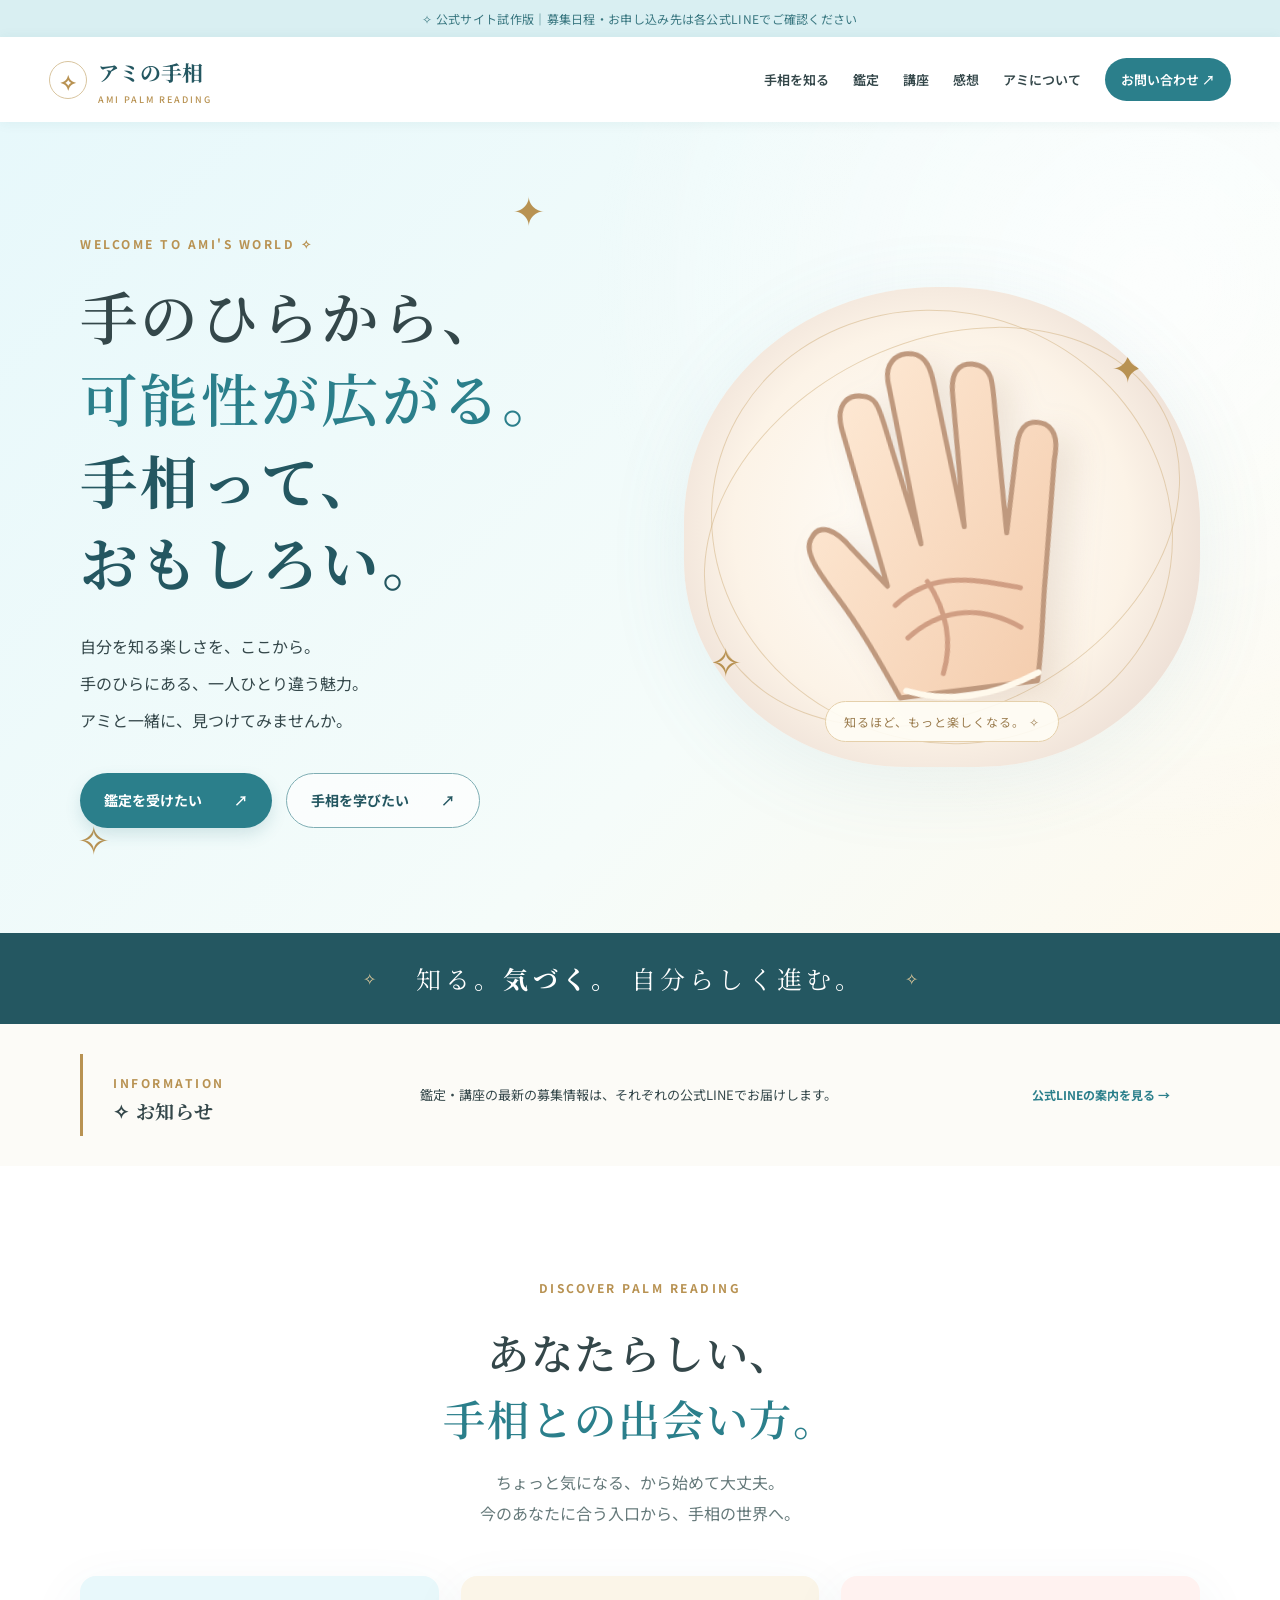
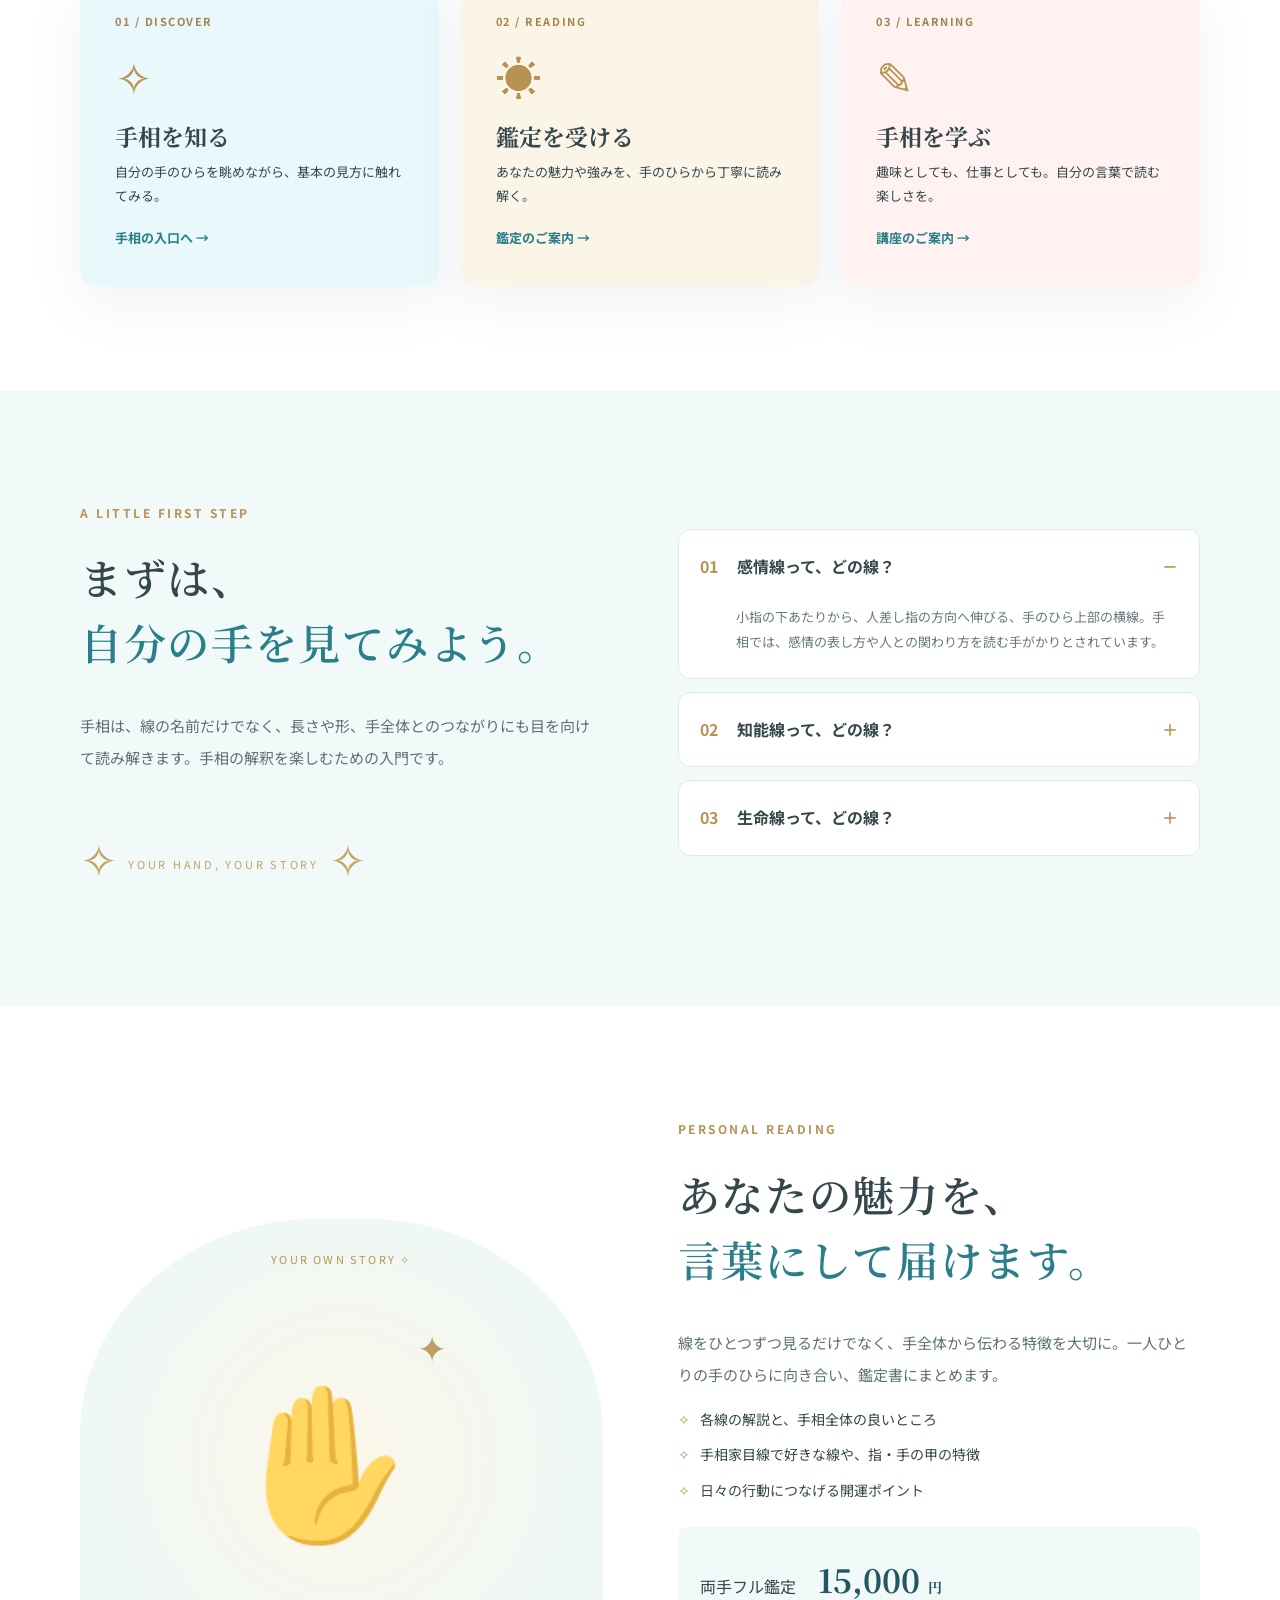
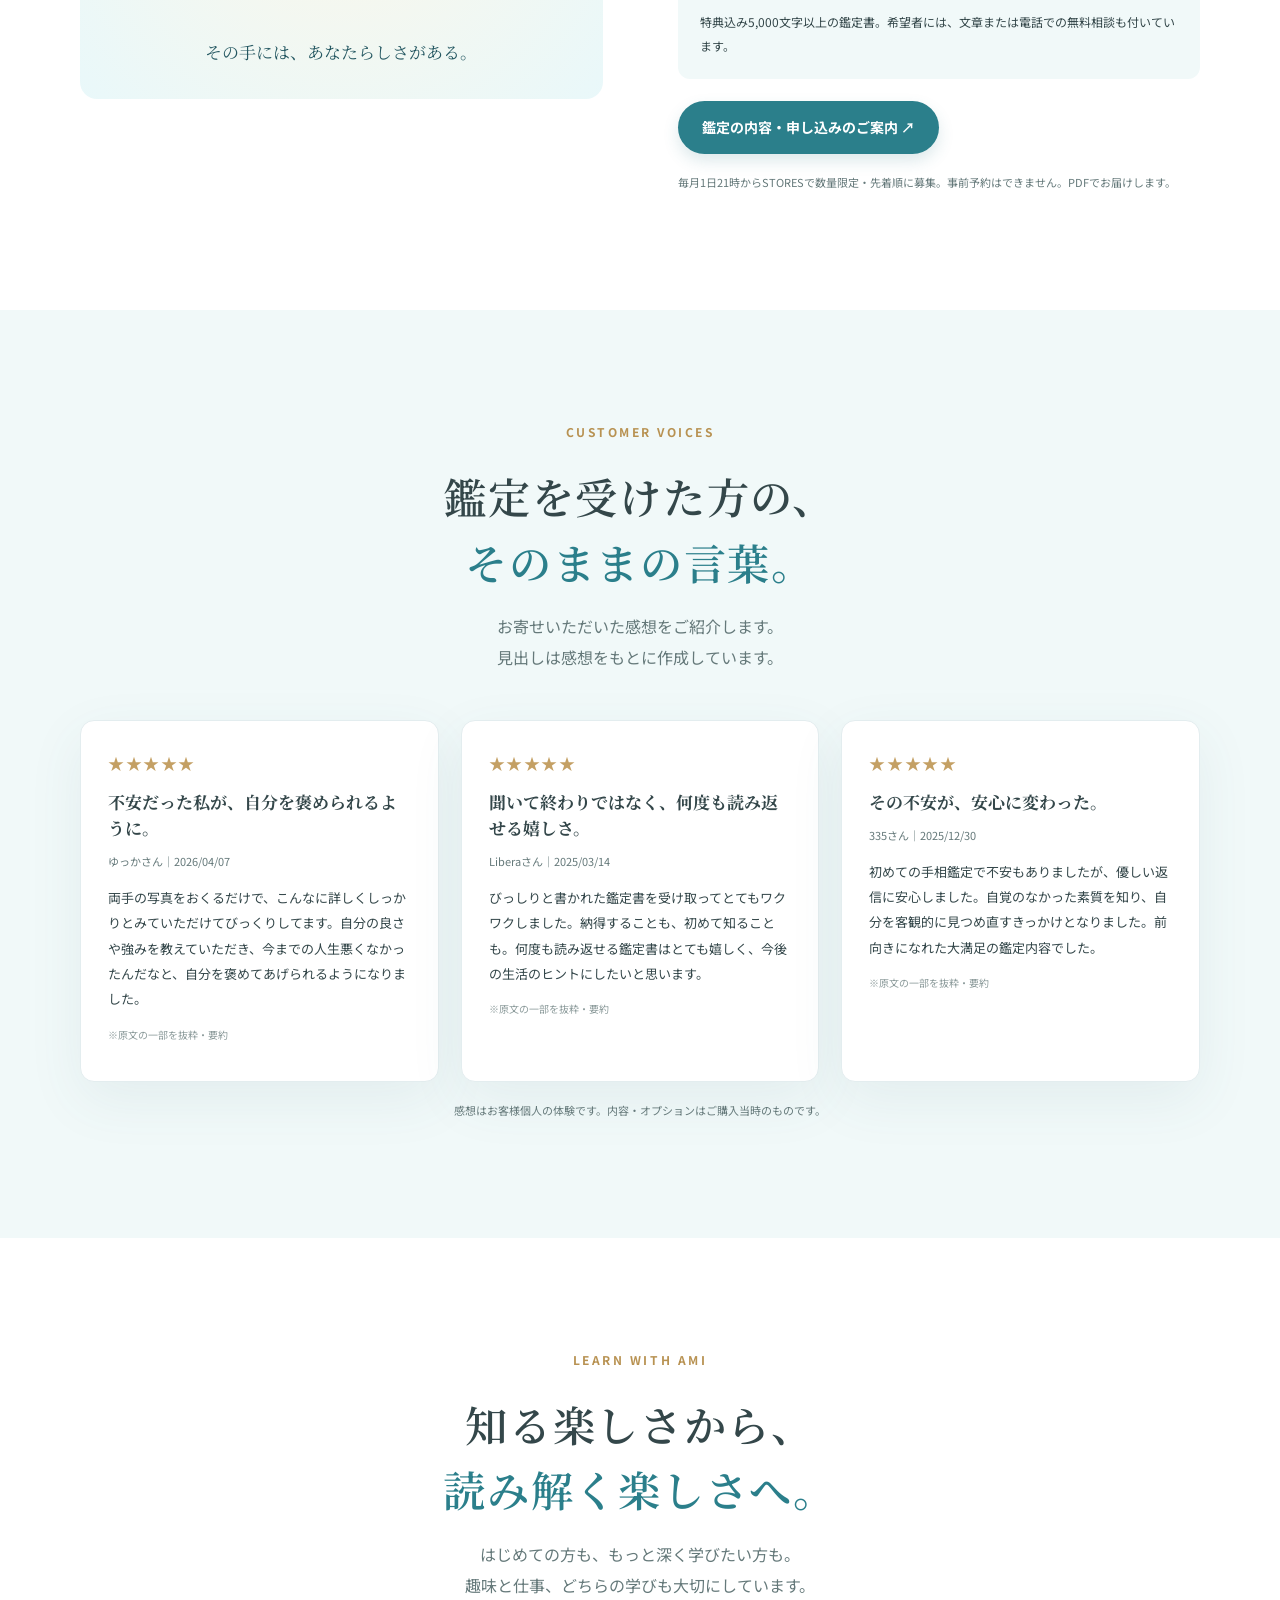
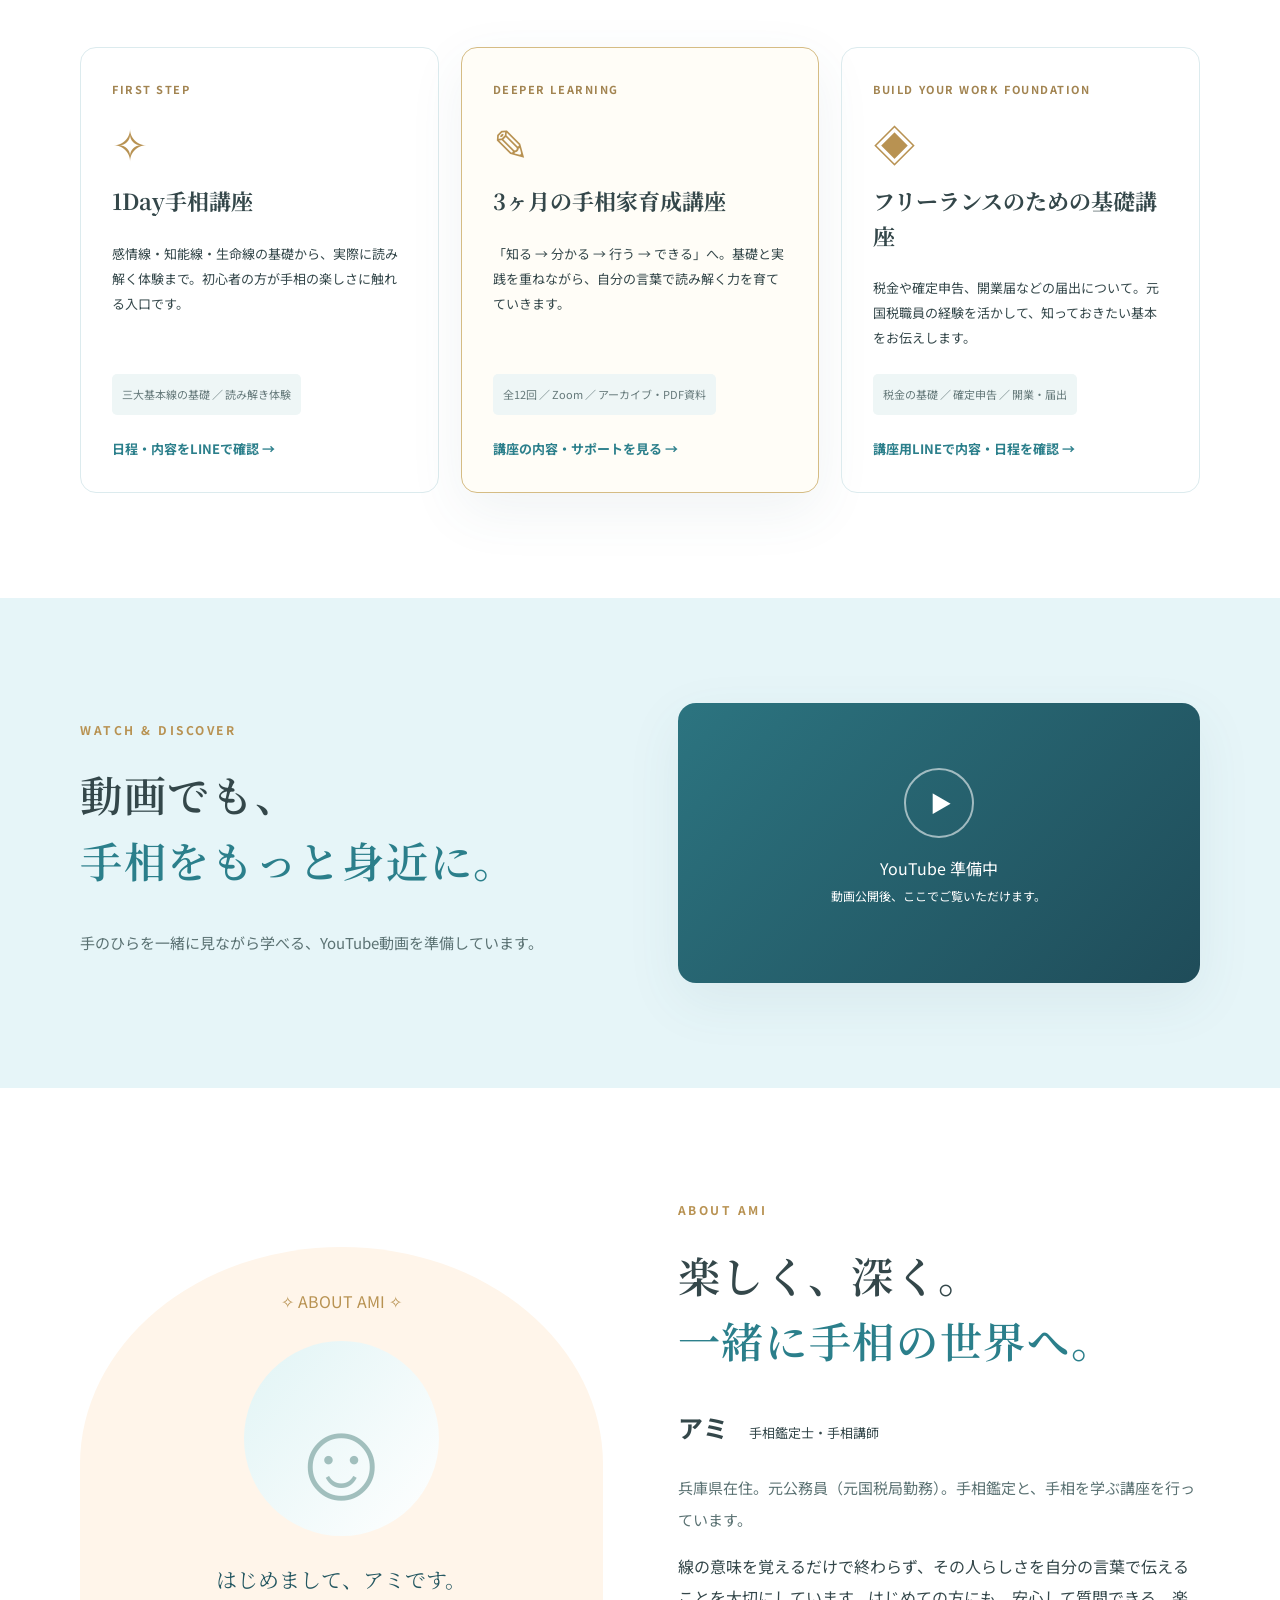
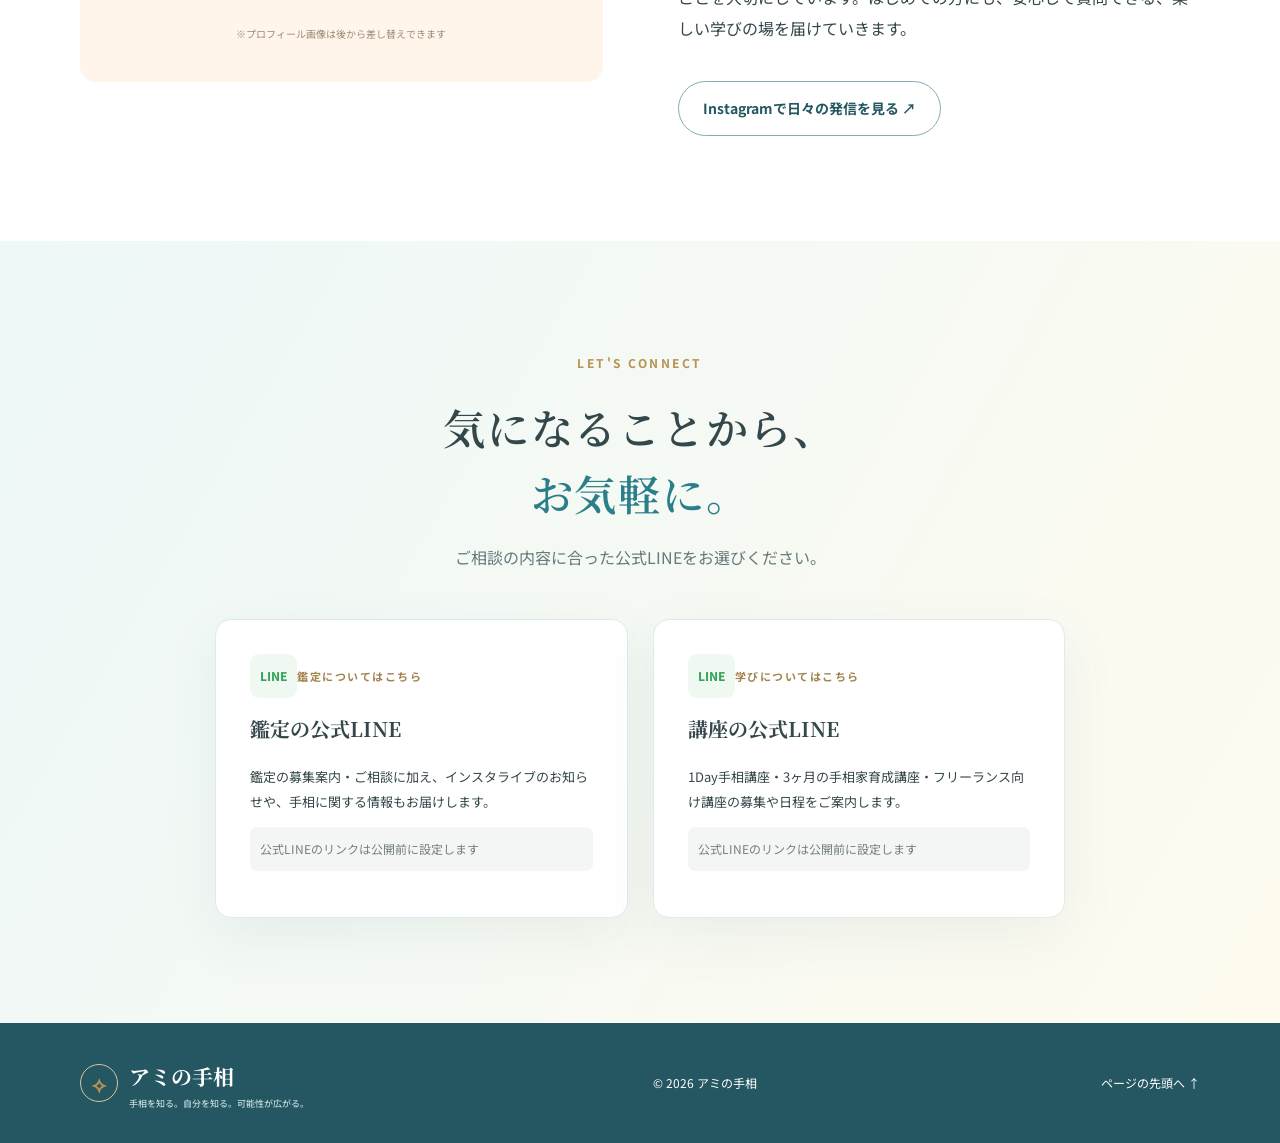
<file: index.html>
<!doctype html>
<html lang="ja">
<head>
  <meta charset="utf-8">
  <meta name="viewport" content="width=device-width, initial-scale=1">
  <meta name="theme-color" content="#e9f8fb">
  <meta name="description" content="アミの手相公式サイト。手相鑑定、1Day手相講座、3ヶ月の手相家育成講座、手相の基礎やお客様の声をご紹介。">
  <title>アミの手相｜手のひらから、可能性が広がる。</title>
  <link rel="stylesheet" href="style.css">
</head>
<body>
  <div class="preview-notice">✧ 公式サイト試作版｜募集日程・お申し込み先は各公式LINEでご確認ください</div>
  <header class="site-header" id="top">
    <div class="header-wrap">
      <a href="#top" class="brand" aria-label="アミの手相 トップに戻る"><span class="brand-mark">✧</span><span>アミの手相<small>AMI PALM READING</small></span></a>
      <button class="menu-toggle" aria-label="メニューを開く" aria-expanded="false" aria-controls="global-nav">☰</button>
      <nav class="site-nav" id="global-nav" aria-label="メインメニュー">
        <a href="#discover">手相を知る</a><a href="#reading">鑑定</a><a href="#lessons">講座</a><a href="#voices">感想</a><a href="#about">アミについて</a><a href="#contact" class="nav-contact">お問い合わせ ↗</a>
      </nav>
    </div>
  </header>
  <main>
    <section class="hero section-pad">
      <div class="hero-spark sparkle-one">✦</div><div class="hero-spark sparkle-two">✧</div>
      <div class="container hero-layout">
        <div class="hero-text">
          <div class="eyebrow">WELCOME TO AMI'S WORLD <span>✧</span></div>
          <h1>手のひらから、<br><em>可能性が広がる。</em><br><strong>手相って、<br>おもしろい。</strong></h1>
          <p>自分を知る楽しさを、ここから。<br>手のひらにある、一人ひとり違う魅力。<br>アミと一緒に、見つけてみませんか。</p>
          <div class="button-row"><a class="button primary" href="#reading">鑑定を受けたい <span>↗</span></a><a class="button outline" href="#lessons">手相を学びたい <span>↗</span></a></div>
        </div>
        <div class="hero-art" role="img" aria-label="手相の世界をイメージした手のイラスト">
          <span class="orbit orbit-one"></span><span class="orbit orbit-two"></span><span class="art-spark art-spark-a">✦</span><span class="art-spark art-spark-b">✧</span>
          <svg class="palm-svg" viewBox="0 0 360 440" aria-hidden="true"><defs><linearGradient id="skin" x1="0" y1="0" x2="1" y2="1"><stop stop-color="#ffedda"/><stop offset="1" stop-color="#f3caaa"/></linearGradient></defs><path d="M115 382 C101 347 88 312 67 274 C52 247 40 225 49 213 C59 197 75 207 88 228 L118 270 L95 111 C91 85 104 75 119 79 C132 81 134 91 137 109 L157 233 L147 72 C145 50 158 41 174 44 C189 48 191 63 192 79 L202 222 L209 87 C211 63 224 58 239 65 C250 71 250 81 249 99 L243 234 L265 150 C271 127 283 125 296 132 C307 140 305 154 300 169 L275 283 C269 307 264 344 253 384 Z" fill="url(#skin)" stroke="#bf997e" stroke-width="5" stroke-linecap="round" stroke-linejoin="round"/><path d="M123 290 C166 261 203 275 249 290 M131 324 C172 296 212 305 244 329 M158 271 Q181 320 161 364" fill="none" stroke="#cd987e" stroke-width="5" stroke-linecap="round" opacity=".9"/><path d="M122 376 Q181 403 255 376" fill="none" stroke="#fff9ec" stroke-width="6" stroke-linecap="round"/></svg>
          <div class="art-caption">知るほど、もっと楽しくなる。 <span>✧</span></div>
        </div>
      </div>
    </section>

    <section class="intro-banner"><div class="container intro-inner"><span>✧</span><p>知る。<b>気づく。</b> 自分らしく進む。</p><span>✧</span></div></section>
    <section class="notice-block"><div class="container"><div class="notice-inner"><div><span class="label-mini">INFORMATION</span><h2>✧ お知らせ</h2></div><p>鑑定・講座の最新の募集情報は、それぞれの公式LINEでお届けします。</p><a href="#contact">公式LINEの案内を見る →</a></div></div></section>

    <section id="discover" class="section-pad section-white"><div class="container"><div class="section-heading center"><span class="eyebrow">DISCOVER PALM READING</span><h2>あなたらしい、<br><em>手相との出会い方。</em></h2><p>ちょっと気になる、から始めて大丈夫。<br>今のあなたに合う入口から、手相の世界へ。</p></div><div class="feature-grid">
      <a class="feature-card feature-sky" href="#basics"><span class="feature-number">01 / DISCOVER</span><span class="feature-symbol">✧</span><h3>手相を知る</h3><p>自分の手のひらを眺めながら、基本の見方に触れてみる。</p><span class="text-link">手相の入口へ →</span></a>
      <a class="feature-card feature-cream" href="#reading"><span class="feature-number">02 / READING</span><span class="feature-symbol">☀</span><h3>鑑定を受ける</h3><p>あなたの魅力や強みを、手のひらから丁寧に読み解く。</p><span class="text-link">鑑定のご案内 →</span></a>
      <a class="feature-card feature-pink" href="#lessons"><span class="feature-number">03 / LEARNING</span><span class="feature-symbol">✎</span><h3>手相を学ぶ</h3><p>趣味としても、仕事としても。自分の言葉で読む楽しさを。</p><span class="text-link">講座のご案内 →</span></a>
    </div></div></section>

    <section id="basics" class="section-pad section-light"><div class="container basics-layout"><div><span class="eyebrow">A LITTLE FIRST STEP</span><h2>まずは、<br><em>自分の手を見てみよう。</em></h2><p class="lead">手相は、線の名前だけでなく、長さや形、手全体とのつながりにも目を向けて読み解きます。手相の解釈を楽しむための入門です。</p><div class="mini-art">✧ <span>YOUR HAND, YOUR STORY</span> ✧</div></div><div class="accordion-list"><details open><summary><span>01</span> 感情線って、どの線？</summary><p>小指の下あたりから、人差し指の方向へ伸びる、手のひら上部の横線。手相では、感情の表し方や人との関わり方を読む手がかりとされています。</p></details><details><summary><span>02</span> 知能線って、どの線？</summary><p>親指と人差し指の間付近から、手のひらを横切るように伸びる線。考え方や物事の捉え方などを読み解く手がかりとされています。</p></details><details><summary><span>03</span> 生命線って、どの線？</summary><p>親指の付け根を囲むように弧を描く線。行動のエネルギーや生活のあり方などを読む際の手がかりとされています。長さだけで寿命が決まるわけではありません。</p></details></div></div></section>

    <section id="reading" class="section-pad section-white"><div class="container reading-layout"><div class="reading-visual"><span class="visual-top">YOUR OWN STORY ✧</span><div class="reading-motif">✋<span>✦</span></div><span class="visual-bottom">その手には、あなたらしさがある。</span></div><div><span class="eyebrow">PERSONAL READING</span><h2>あなたの魅力を、<br><em>言葉にして届けます。</em></h2><p class="lead">線をひとつずつ見るだけでなく、手全体から伝わる特徴を大切に。一人ひとりの手のひらに向き合い、鑑定書にまとめます。</p><ul class="star-list"><li>各線の解説と、手相全体の良いところ</li><li>手相家目線で好きな線や、指・手の甲の特徴</li><li>日々の行動につなげる開運ポイント</li></ul><div class="price-box"><div><span>両手フル鑑定</span><strong>15,000 <small>円</small></strong></div><p>特典込み5,000文字以上の鑑定書。希望者には、文章または電話での無料相談も付いています。</p></div><a class="button primary" href="#contact">鑑定の内容・申し込みのご案内 ↗</a><p class="fineprint">毎月1日21時からSTORESで数量限定・先着順に募集。事前予約はできません。PDFでお届けします。</p></div></div></section>

    <section id="voices" class="section-pad section-light"><div class="container"><div class="section-heading center"><span class="eyebrow">CUSTOMER VOICES</span><h2>鑑定を受けた方の、<br><em>そのままの言葉。</em></h2><p>お寄せいただいた感想をご紹介します。<br>見出しは感想をもとに作成しています。</p></div><div class="review-grid"><article class="review"><span class="review-star">★★★★★</span><h3>不安だった私が、自分を褒められるように。</h3><div class="review-meta">ゆっかさん｜2026/04/07</div><p>両手の写真をおくるだけで、こんなに詳しくしっかりとみていただけてびっくりしてます。自分の良さや強みを教えていただき、今までの人生悪くなかったんだなと、自分を褒めてあげられるようになりました。</p><p class="review-note">※原文の一部を抜粋・要約</p></article><article class="review"><span class="review-star">★★★★★</span><h3>聞いて終わりではなく、何度も読み返せる嬉しさ。</h3><div class="review-meta">Liberaさん｜2025/03/14</div><p>びっしりと書かれた鑑定書を受け取ってとてもワクワクしました。納得することも、初めて知ることも。何度も読み返せる鑑定書はとても嬉しく、今後の生活のヒントにしたいと思います。</p><p class="review-note">※原文の一部を抜粋・要約</p></article><article class="review"><span class="review-star">★★★★★</span><h3>その不安が、安心に変わった。</h3><div class="review-meta">335さん｜2025/12/30</div><p>初めての手相鑑定で不安もありましたが、優しい返信に安心しました。自覚のなかった素質を知り、自分を客観的に見つめ直すきっかけとなりました。前向きになれた大満足の鑑定内容でした。</p><p class="review-note">※原文の一部を抜粋・要約</p></article></div><p class="fineprint center">感想はお客様個人の体験です。内容・オプションはご購入当時のものです。</p></div></section>

    <section id="lessons" class="section-pad section-white"><div class="container"><div class="section-heading center"><span class="eyebrow">LEARN WITH AMI</span><h2>知る楽しさから、<br><em>読み解く楽しさへ。</em></h2><p>はじめての方も、もっと深く学びたい方も。<br>趣味と仕事、どちらの学びも大切にしています。</p></div><div class="lesson-grid"><article class="lesson-card"><span class="lesson-kicker">FIRST STEP</span><div class="lesson-icon">✧</div><h3>1Day手相講座</h3><p>感情線・知能線・生命線の基礎から、実際に読み解く体験まで。初心者の方が手相の楽しさに触れる入口です。</p><div class="lesson-meta">三大基本線の基礎 ／ 読み解き体験</div><a href="#contact" class="text-link">日程・内容をLINEで確認 →</a></article><article class="lesson-card emphasized"><span class="lesson-kicker">DEEPER LEARNING</span><div class="lesson-icon">✎</div><h3>3ヶ月の手相家育成講座</h3><p>「知る → 分かる → 行う → できる」へ。基礎と実践を重ねながら、自分の言葉で読み解く力を育てていきます。</p><div class="lesson-meta">全12回 ／ Zoom ／ アーカイブ・PDF資料</div><a href="#contact" class="text-link">講座の内容・サポートを見る →</a></article><article class="lesson-card"><span class="lesson-kicker">BUILD YOUR WORK FOUNDATION</span><div class="lesson-icon">◈</div><h3>フリーランスのための基礎講座</h3><p>税金や確定申告、開業届などの届出について。元国税職員の経験を活かして、知っておきたい基本をお伝えします。</p><div class="lesson-meta">税金の基礎 ／ 確定申告 ／ 開業・届出</div><a href="#contact" class="text-link">講座用LINEで内容・日程を確認 →</a></article></div></div></section>

    <section id="youtube" class="section-pad video-section"><div class="container video-layout"><div><span class="eyebrow">WATCH & DISCOVER</span><h2>動画でも、<br><em>手相をもっと身近に。</em></h2><p class="lead">手のひらを一緒に見ながら学べる、YouTube動画を準備しています。</p></div><div class="video-placeholder"><div class="play-icon">▶</div><span>YouTube 準備中</span><p>動画公開後、ここでご覧いただけます。</p></div></div></section>

    <section id="about" class="section-pad section-white"><div class="container about-layout"><div class="about-art"><span>✧ ABOUT AMI ✧</span><div class="avatar-placeholder">☺</div><p>はじめまして、アミです。</p><small>※プロフィール画像は後から差し替えできます</small></div><div><span class="eyebrow">ABOUT AMI</span><h2>楽しく、深く。<br><em>一緒に手相の世界へ。</em></h2><h3 class="about-name">アミ <small>手相鑑定士・手相講師</small></h3><p class="lead">兵庫県在住。元公務員（元国税局勤務）。手相鑑定と、手相を学ぶ講座を行っています。</p><p>線の意味を覚えるだけで終わらず、その人らしさを自分の言葉で伝えることを大切にしています。はじめての方にも、安心して質問できる、楽しい学びの場を届けていきます。</p><a class="button outline" href="https://www.instagram.com/tesou_ami/" target="_blank" rel="noopener noreferrer">Instagramで日々の発信を見る ↗</a></div></div></section>

    <section id="contact" class="section-pad contact-section"><div class="container"><div class="section-heading center"><span class="eyebrow">LET'S CONNECT</span><h2>気になることから、<br><em>お気軽に。</em></h2><p>ご相談の内容に合った公式LINEをお選びください。</p></div><div class="contact-grid"><div class="contact-card"><div class="contact-icon">LINE</div><span class="lesson-kicker">鑑定についてはこちら</span><h3>鑑定の公式LINE</h3><p>鑑定の募集案内・ご相談に加え、インスタライブのお知らせや、手相に関する情報もお届けします。</p><p class="link-pending">公式LINEのリンクは公開前に設定します</p></div><div class="contact-card"><div class="contact-icon">LINE</div><span class="lesson-kicker">学びについてはこちら</span><h3>講座の公式LINE</h3><p>1Day手相講座・3ヶ月の手相家育成講座・フリーランス向け講座の募集や日程をご案内します。</p><p class="link-pending">公式LINEのリンクは公開前に設定します</p></div></div></div></section>
  </main>
  <footer><div class="container footer-inner"><div class="brand footer-brand"><span class="brand-mark">✧</span><span>アミの手相<small>手相を知る。自分を知る。可能性が広がる。</small></span></div><span>© 2026 アミの手相</span><a href="#top">ページの先頭へ ↑</a></div></footer>
  <script src="script.js"></script>
</body>
</html>
</file>
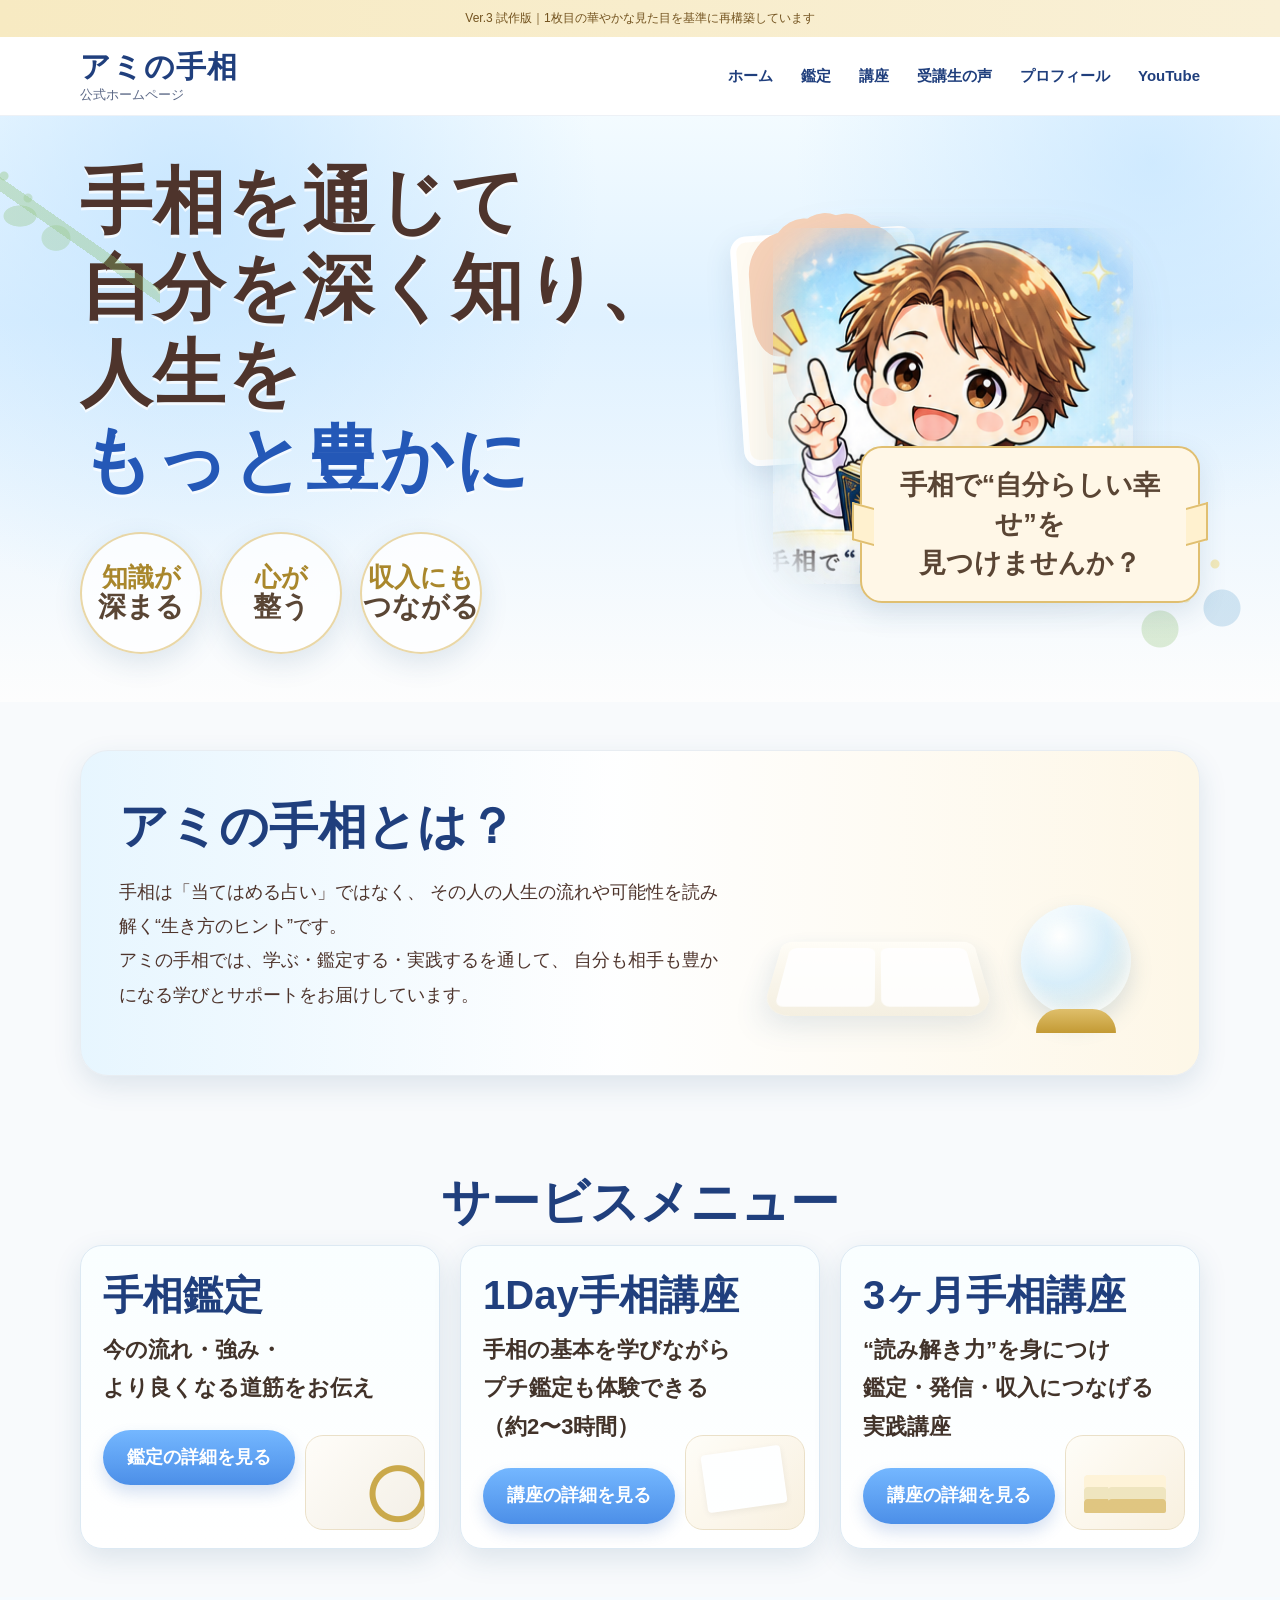
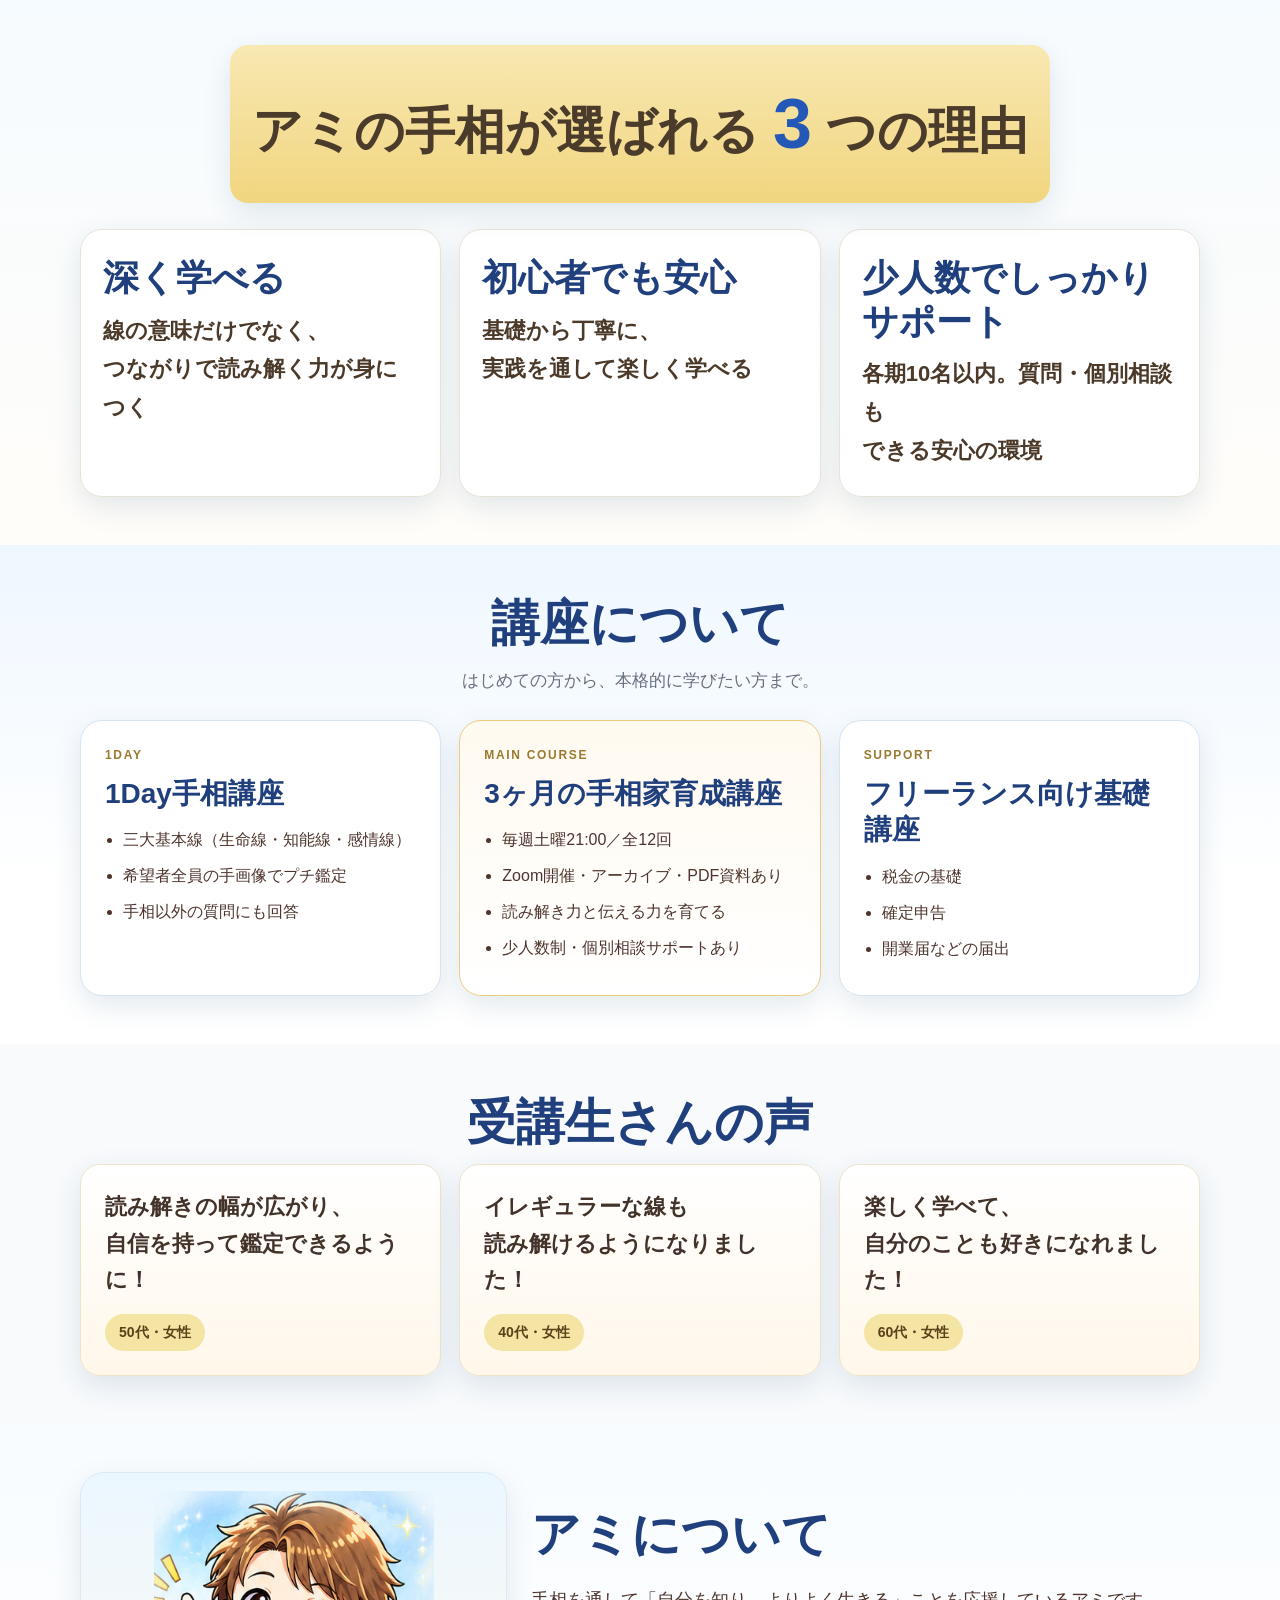
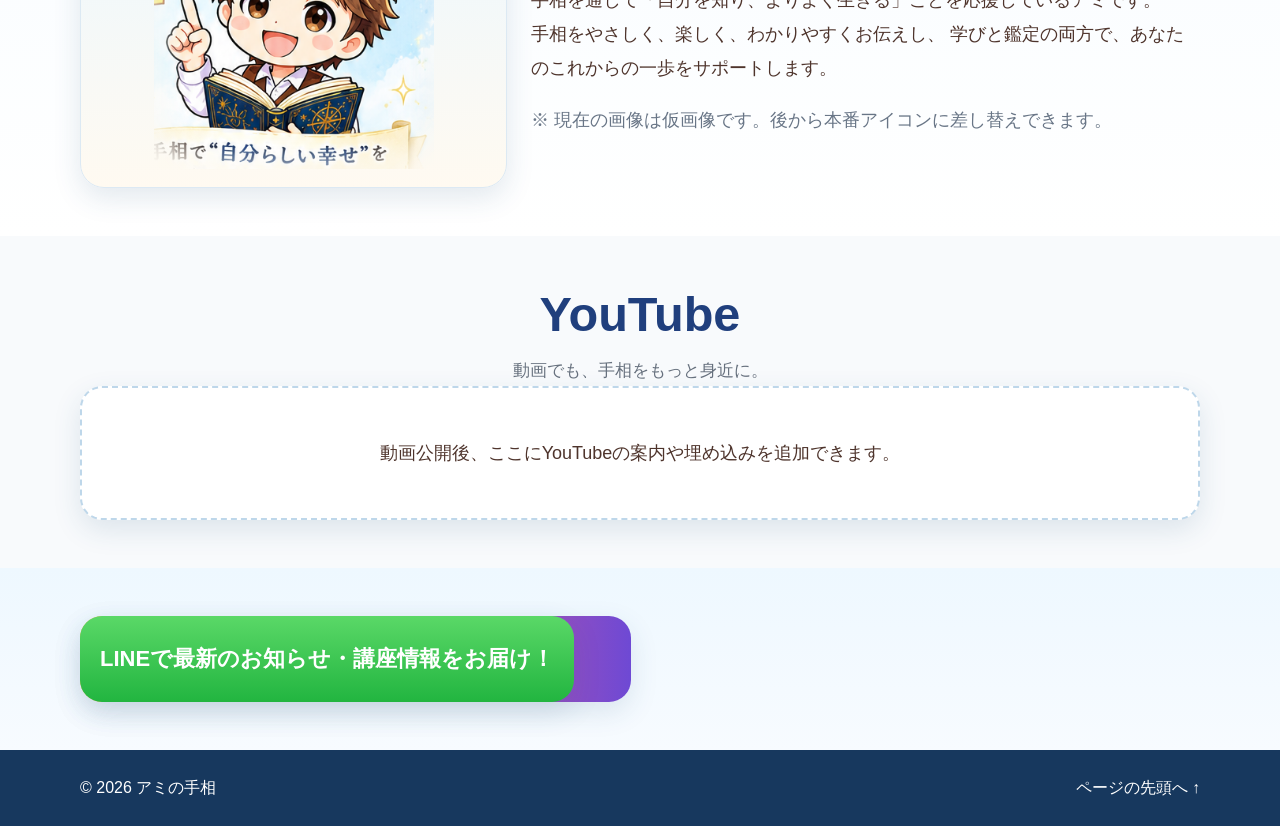
<file: v3/index.html>
<!doctype html>
<html lang="ja">
<head>
  <meta charset="UTF-8">
  <meta name="viewport" content="width=device-width, initial-scale=1">
  <meta name="description" content="アミの手相｜水色×金色のやさしく華やかな公式ホームページ Ver.3 試作版">
  <title>アミの手相｜Ver.3</title>
  <link rel="stylesheet" href="style.css">
  <script defer src="script.js"></script>
</head>
<body>
  <a class="skip-link" href="#main">本文へ移動</a>
  <div class="preview-bar">Ver.3 試作版｜1枚目の華やかな見た目を基準に再構築しています</div>

  <header class="site-header" id="top">
    <div class="container header-inner">
      <a href="#top" class="site-logo">
        <span class="logo-main">アミの手相</span>
        <span class="logo-sub">公式ホームページ</span>
      </a>

      <button class="menu-toggle" id="menu-toggle" aria-expanded="false" aria-controls="site-nav" aria-label="メニューを開く">
        <span></span><span></span><span></span>
      </button>

      <nav class="site-nav" id="site-nav">
        <a href="#top">ホーム</a>
        <a href="#reading">鑑定</a>
        <a href="#courses">講座</a>
        <a href="#voices">受講生の声</a>
        <a href="#profile">プロフィール</a>
        <a href="#youtube">YouTube</a>
      </nav>
    </div>
  </header>

  <main id="main">
    <section class="hero-section watercolor-bg">
      <div class="container hero-grid">
        <div class="hero-copy">
          <h1>
            <span>手相を通じて</span>
            <span>自分を深く知り、</span>
            <span>人生を<span class="accent-blue">もっと豊かに</span></span>
          </h1>

          <div class="hero-badges">
            <div class="hero-badge">
              <strong>知識が</strong>
              <span>深まる</span>
            </div>
            <div class="hero-badge">
              <strong>心が</strong>
              <span>整う</span>
            </div>
            <div class="hero-badge">
              <strong>収入にも</strong>
              <span>つながる</span>
            </div>
          </div>
        </div>

        <div class="hero-visual">
          <div class="palm-card" aria-hidden="true">
            <div class="palm-illustration">
              <span class="line red"></span>
              <span class="line blue"></span>
              <span class="line green"></span>
            </div>
          </div>
          <img src="ami-character-sample.png" alt="アミのキャラクター仮画像" class="hero-character">
          <div class="hero-ribbon">手相で“自分らしい幸せ”を<br>見つけませんか？</div>
        </div>
      </div>
    </section>

    <section class="about-intro section-block" id="about-site">
      <div class="container intro-box">
        <div class="intro-text">
          <h2>アミの手相とは？</h2>
          <p>
            手相は「当てはめる占い」ではなく、
            その人の人生の流れや可能性を読み解く“生き方のヒント”です。<br>
            アミの手相では、学ぶ・鑑定する・実践するを通して、
            自分も相手も豊かになる学びとサポートをお届けしています。
          </p>
        </div>
        <div class="intro-visual" aria-hidden="true">
          <div class="book-shape"></div>
          <div class="crystal-ball"></div>
        </div>
      </div>
    </section>

    <section class="section-block" id="services">
      <div class="container">
        <div class="section-heading center">
          <h2>サービスメニュー</h2>
        </div>

        <div class="service-grid">
          <article class="service-card" id="reading">
            <div class="service-card-bg bg-reading"></div>
            <h3>手相鑑定</h3>
            <p>今の流れ・強み・<br>より良くなる道筋をお伝え</p>
            <a href="#contact" class="btn btn-sky">鑑定の詳細を見る</a>
          </article>

          <article class="service-card" id="oneday">
            <div class="service-card-bg bg-oneday"></div>
            <h3>1Day手相講座</h3>
            <p>手相の基本を学びながら<br>プチ鑑定も体験できる<br>（約2〜3時間）</p>
            <a href="#courses" class="btn btn-sky">講座の詳細を見る</a>
          </article>

          <article class="service-card" id="courses">
            <div class="service-card-bg bg-course"></div>
            <h3>3ヶ月手相講座</h3>
            <p>“読み解き力”を身につけ<br>鑑定・発信・収入につなげる<br>実践講座</p>
            <a href="#course-detail" class="btn btn-sky">講座の詳細を見る</a>
          </article>
        </div>
      </div>
    </section>

    <section class="section-block ribbon-area">
      <div class="container">
        <div class="ribbon-title">アミの手相が選ばれる <span>3</span> つの理由</div>
        <div class="reason-grid">
          <article class="reason-card">
            <h3>深く学べる</h3>
            <p>線の意味だけでなく、<br>つながりで読み解く力が身につく</p>
          </article>
          <article class="reason-card">
            <h3>初心者でも安心</h3>
            <p>基礎から丁寧に、<br>実践を通して楽しく学べる</p>
          </article>
          <article class="reason-card">
            <h3>少人数でしっかりサポート</h3>
            <p>各期10名以内。質問・個別相談も<br>できる安心の環境</p>
          </article>
        </div>
      </div>
    </section>

    <section class="section-block soft-blue-area" id="course-detail">
      <div class="container section-heading center">
        <h2>講座について</h2>
        <p class="section-lead">はじめての方から、本格的に学びたい方まで。</p>
      </div>
      <div class="container detail-grid">
        <article class="detail-card">
          <div class="label">1DAY</div>
          <h3>1Day手相講座</h3>
          <ul>
            <li>三大基本線（生命線・知能線・感情線）</li>
            <li>希望者全員の手画像でプチ鑑定</li>
            <li>手相以外の質問にも回答</li>
          </ul>
        </article>
        <article class="detail-card featured">
          <div class="label">MAIN COURSE</div>
          <h3>3ヶ月の手相家育成講座</h3>
          <ul>
            <li>毎週土曜21:00／全12回</li>
            <li>Zoom開催・アーカイブ・PDF資料あり</li>
            <li>読み解き力と伝える力を育てる</li>
            <li>少人数制・個別相談サポートあり</li>
          </ul>
        </article>
        <article class="detail-card">
          <div class="label">SUPPORT</div>
          <h3>フリーランス向け基礎講座</h3>
          <ul>
            <li>税金の基礎</li>
            <li>確定申告</li>
            <li>開業届などの届出</li>
          </ul>
        </article>
      </div>
    </section>

    <section class="section-block" id="voices">
      <div class="container section-heading center">
        <h2>受講生さんの声</h2>
      </div>
      <div class="container voice-grid">
        <article class="voice-card">
          <p>読み解きの幅が広がり、<br>自信を持って鑑定できるように！</p>
          <span>50代・女性</span>
        </article>
        <article class="voice-card">
          <p>イレギュラーな線も<br>読み解けるようになりました！</p>
          <span>40代・女性</span>
        </article>
        <article class="voice-card">
          <p>楽しく学べて、<br>自分のことも好きになれました！</p>
          <span>60代・女性</span>
        </article>
      </div>
    </section>

    <section class="section-block profile-area" id="profile">
      <div class="container profile-grid">
        <div class="profile-image-box">
          <img src="ami-character-sample.png" alt="アミのキャラクター仮画像" class="profile-character">
        </div>
        <div class="profile-text">
          <h2>アミについて</h2>
          <p>
            手相を通して「自分を知り、よりよく生きる」ことを応援しているアミです。<br>
            手相をやさしく、楽しく、わかりやすくお伝えし、
            学びと鑑定の両方で、あなたのこれからの一歩をサポートします。
          </p>
          <p class="small-note">※ 現在の画像は仮画像です。後から本番アイコンに差し替えできます。</p>
        </div>
      </div>
    </section>

    <section class="section-block" id="youtube">
      <div class="container section-heading center">
        <h2>YouTube</h2>
        <p class="section-lead">動画でも、手相をもっと身近に。</p>
      </div>
      <div class="container youtube-box">
        <p>動画公開後、ここにYouTubeの案内や埋め込みを追加できます。</p>
      </div>
    </section>

    <section class="section-block contact-area" id="contact">
      <div class="container contact-grid">
        <a class="contact-pill line" href="#" aria-disabled="true">LINEで最新のお知らせ・講座情報をお届け！</a>
        <a class="contact-pill instagram" href="https://www.instagram.com/tesou_ami/" target="_blank" rel="noopener noreferrer">Instagramを見る</a>
      </div>
    </section>
  </main>

  <footer class="site-footer">
    <div class="container footer-inner">
      <span>© 2026 アミの手相</span>
      <a href="#top">ページの先頭へ ↑</a>
    </div>
  </footer>
</body>
</html>
</file>
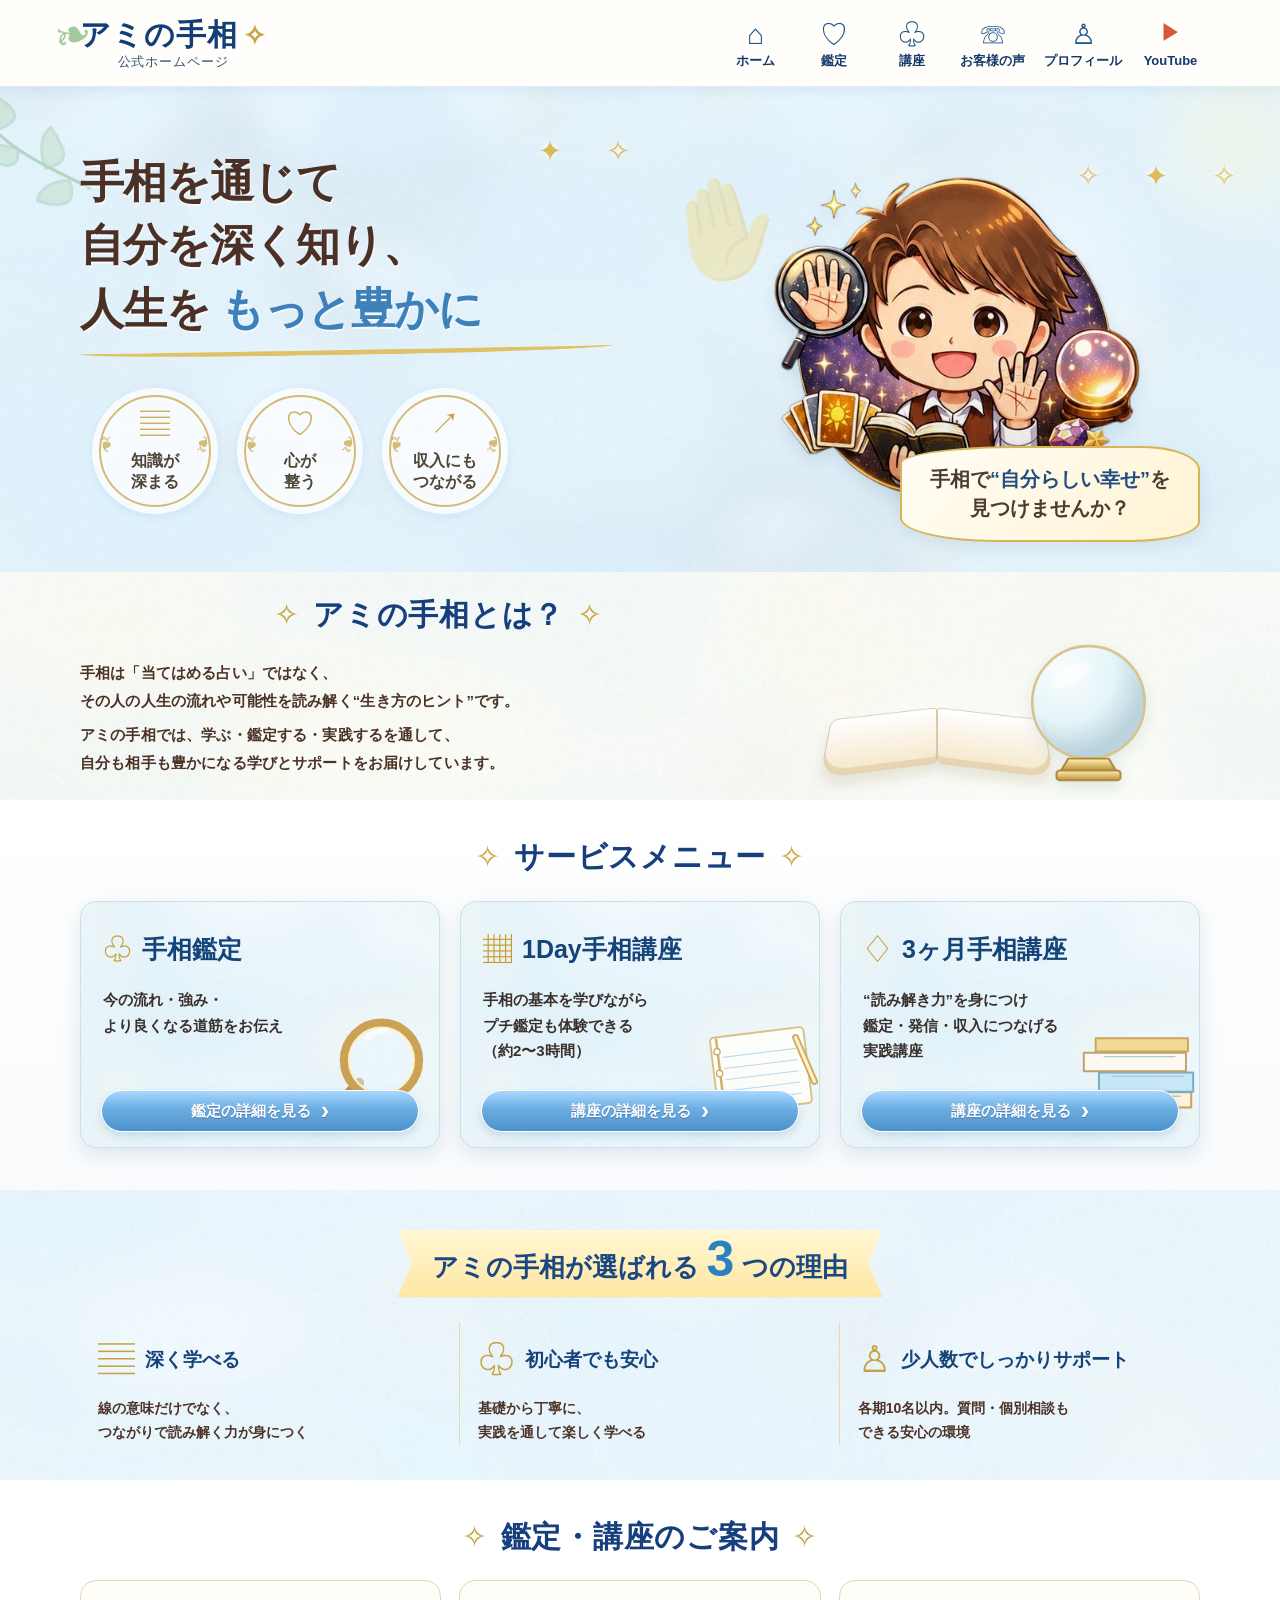
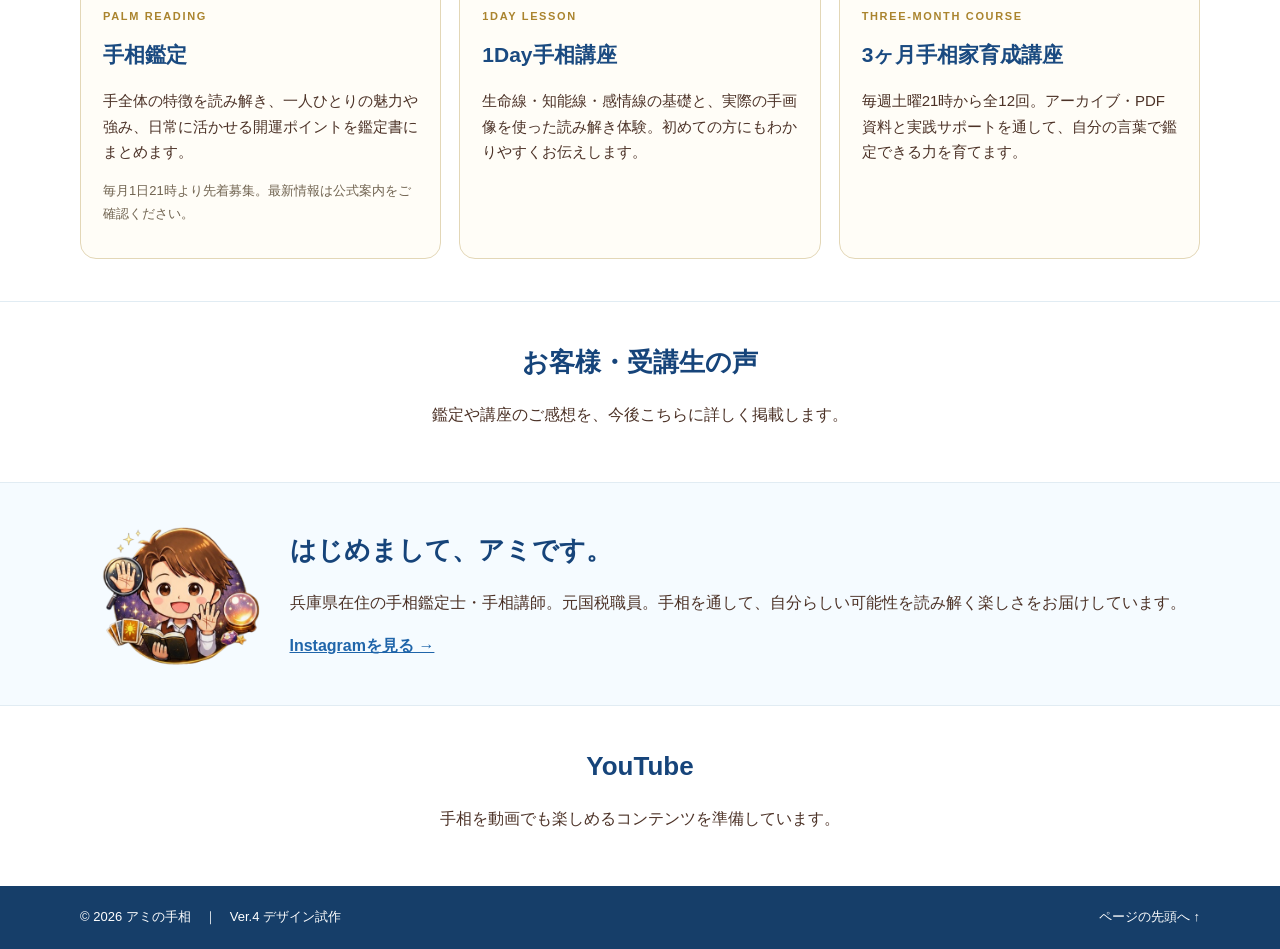
<file: v4/index.html>
<!doctype html>
<html lang="ja">
<head>
<meta charset="utf-8"><meta name="viewport" content="width=device-width,initial-scale=1">
<meta name="description" content="アミの手相 公式ホームページ。手相鑑定・1Day手相講座・3ヶ月手相家育成講座のご案内。">
<meta name="theme-color" content="#eaf7ff"><title>アミの手相｜公式ホームページ Ver.4</title>
<link rel="stylesheet" href="style.css"><script src="script.js" defer></script>
</head>
<body>
<a href="#main" class="skip">本文へ</a>
<header class="header" id="top"><div class="shell header-inner">
 <a href="#top" class="brand" aria-label="アミの手相 トップへ"><span class="brand-main">アミの手相<span class="brand-feather">✧</span></span><span class="brand-sub">公式ホームページ</span></a>
 <button class="menu-toggle" type="button" aria-label="メニューを開く" aria-expanded="false" aria-controls="navigation"><span></span><span></span><span></span></button>
 <nav id="navigation" class="navigation" aria-label="サイト内メニュー">
  <a href="#top"><span class="nav-symbol">⌂</span>ホーム</a><a href="#reading"><span class="nav-symbol">♡</span>鑑定</a><a href="#courses"><span class="nav-symbol">♧</span>講座</a><a href="#voices"><span class="nav-symbol">☏</span>お客様の声</a><a href="#profile"><span class="nav-symbol">♙</span>プロフィール</a><a href="#youtube"><span class="nav-symbol youtube-symbol">▶</span>YouTube</a>
 </nav>
</div></header>
<main id="main">
<section class="hero aqua-panel" aria-labelledby="hero-title">
 <img class="leaf leaf-hero" src="assets/leaves.svg" alt="" aria-hidden="true">
 <div class="sparkles s1" aria-hidden="true">✦ ✧</div><div class="sparkles s2" aria-hidden="true">✧ ✦ ✧</div>
 <div class="shell hero-layout">
  <div class="hero-content"><h1 id="hero-title"><span>手相を通じて</span><span>自分を深く知り、</span><span>人生を <em>もっと豊かに</em></span></h1>
   <div class="hero-underline" aria-hidden="true"></div>
   <div class="badge-group" aria-label="アミの手相の3つのテーマ">
    <div class="medallion"><span class="medallion-icon">▤</span><b>知識が<br>深まる</b></div>
    <div class="medallion"><span class="medallion-icon">♡</span><b>心が<br>整う</b></div>
    <div class="medallion"><span class="medallion-icon">↗</span><b>収入にも<br>つながる</b></div>
   </div>
  </div>
  <div class="hero-art"><div class="halo" aria-hidden="true"></div><div class="palm-outline" aria-hidden="true">✋</div><img class="character" src="assets/ami-character.png" alt="手相や占いの道具を持ったアミのキャラクター" width="398" height="342"><div class="hero-banner">手相で<span>“自分らしい幸せ”</span>を<br>見つけませんか？</div></div>
 </div>
</section>
<section class="about-section" aria-labelledby="about-title"><div class="shell about-layout">
 <div class="about-text"><h2 class="heading-flourish" id="about-title">アミの手相とは？</h2><p>手相は「当てはめる占い」ではなく、<br>その人の人生の流れや可能性を読み解く<span class="emphasis">“生き方のヒント”</span>です。</p><p>アミの手相では、学ぶ・鑑定する・実践するを通して、<br>自分も相手も豊かになる学びとサポートをお届けしています。</p></div>
 <div class="about-image" aria-hidden="true"><div class="open-book"><span></span><span></span></div><img src="assets/crystal.svg" alt=""></div>
 </div></section>
<section class="services section-space" id="services" aria-labelledby="services-title"><div class="shell"><h2 class="heading-flourish" id="services-title">サービスメニュー</h2>
 <div class="cards">
  <article class="service-card" id="reading"><div class="card-title"><span class="card-icon">♧</span><h3>手相鑑定</h3></div><p>今の流れ・強み・<br>より良くなる道筋をお伝え</p><img class="card-decoration magnifier" src="assets/magnifier.svg" alt="" aria-hidden="true"><a class="blue-button" href="#reading-detail">鑑定の詳細を見る <span aria-hidden="true">›</span></a></article>
  <article class="service-card"><div class="card-title"><span class="card-icon">▦</span><h3>1Day手相講座</h3></div><p>手相の基本を学びながら<br>プチ鑑定も体験できる<br>（約2〜3時間）</p><img class="card-decoration notebook" src="assets/notebook.svg" alt="" aria-hidden="true"><a class="blue-button" href="#oneday-detail">講座の詳細を見る <span aria-hidden="true">›</span></a></article>
  <article class="service-card" id="courses"><div class="card-title"><span class="card-icon">♢</span><h3>3ヶ月手相講座</h3></div><p>“読み解き力”を身につけ<br>鑑定・発信・収入につなげる<br>実践講座</p><img class="card-decoration books" src="assets/books.svg" alt="" aria-hidden="true"><a class="blue-button" href="#course-detail">講座の詳細を見る <span aria-hidden="true">›</span></a></article>
 </div></div></section>
<section class="reasons section-space" id="reasons"><div class="shell"><h2 class="ribbon-title">アミの手相が選ばれる <strong>3</strong> つの理由</h2><div class="reason-list"><div class="reason"><div class="reason-label"><span>▤</span><h3>深く学べる</h3></div><p>線の意味だけでなく、<br>つながりで読み解く力が身につく</p></div><div class="reason"><div class="reason-label"><span>♧</span><h3>初心者でも安心</h3></div><p>基礎から丁寧に、<br>実践を通して楽しく学べる</p></div><div class="reason"><div class="reason-label"><span>♙</span><h3>少人数でしっかりサポート</h3></div><p>各期10名以内。質問・個別相談も<br>できる安心の環境</p></div></div></div></section>
<section class="next-section section-space" id="details"><div class="shell"><h2 class="heading-flourish">鑑定・講座のご案内</h2><div class="detail-grid"><article id="reading-detail" class="detail-box"><span class="detail-label">PALM READING</span><h3>手相鑑定</h3><p>手全体の特徴を読み解き、一人ひとりの魅力や強み、日常に活かせる開運ポイントを鑑定書にまとめます。</p><p class="detail-note">毎月1日21時より先着募集。最新情報は公式案内をご確認ください。</p></article><article id="oneday-detail" class="detail-box"><span class="detail-label">1DAY LESSON</span><h3>1Day手相講座</h3><p>生命線・知能線・感情線の基礎と、実際の手画像を使った読み解き体験。初めての方にもわかりやすくお伝えします。</p></article><article id="course-detail" class="detail-box"><span class="detail-label">THREE-MONTH COURSE</span><h3>3ヶ月手相家育成講座</h3><p>毎週土曜21時から全12回。アーカイブ・PDF資料と実践サポートを通して、自分の言葉で鑑定できる力を育てます。</p></article></div></div></section>
<section class="simple-section" id="voices"><div class="shell"><h2>お客様・受講生の声</h2><p>鑑定や講座のご感想を、今後こちらに詳しく掲載します。</p></div></section>
<section class="simple-section profile-simple" id="profile"><div class="shell profile-row"><img src="assets/ami-character.png" alt="アミのキャラクター" width="200" height="172"><div><h2>はじめまして、アミです。</h2><p>兵庫県在住の手相鑑定士・手相講師。元国税職員。手相を通して、自分らしい可能性を読み解く楽しさをお届けしています。</p><a class="text-link" href="https://www.instagram.com/tesou_ami/" target="_blank" rel="noopener">Instagramを見る →</a></div></div></section>
<section class="simple-section" id="youtube"><div class="shell"><h2>YouTube</h2><p>手相を動画でも楽しめるコンテンツを準備しています。</p></div></section>
</main><footer><div class="shell footer-row"><span>© 2026 アミの手相　｜　Ver.4 デザイン試作</span><a href="#top">ページの先頭へ ↑</a></div></footer>
</body></html>
</file>
<file: style.css>
@import url('https://fonts.googleapis.com/css2?family=Noto+Sans+JP:wght@400;500;600;700&family=Noto+Serif+JP:wght@400;500;600;700&display=swap');
:root{--teal:#2b7f8b;--deep:#245761;--sky:#e9f8fb;--cream:#fffaf1;--gold:#b89252;--ink:#34474a;--muted:#65797a;--pink:#fff2ef;--shadow:0 18px 55px rgba(58,107,111,.08)}*{box-sizing:border-box}html{scroll-behavior:smooth;scroll-padding-top:94px}body{margin:0;color:var(--ink);background:white;font-family:'Noto Sans JP',sans-serif;line-height:1.95}a{color:inherit;text-decoration:none}button{font:inherit}h1,h2,h3,p{margin-top:0}h1,h2,h3{line-height:1.55}h1,h2{font-family:'Noto Serif JP',serif;letter-spacing:.04em;font-weight:600}h2{font-size:clamp(1.85rem,3.3vw,3rem)}h2 em,h1 em{font-style:normal;color:var(--teal)}.container{width:min(1120px,calc(100% - 44px));margin-inline:auto}.section-pad{padding:105px 0}.preview-notice{background:#d9eff2;color:#397780;text-align:center;padding:7px 12px;font-size:12px;letter-spacing:.025em}.site-header{position:sticky;top:0;z-index:20;background:rgba(255,255,255,.95);box-shadow:0 1px 12px #276d7812;backdrop-filter:blur(12px)}.header-wrap{max-width:1230px;margin:auto;padding:15px 24px;display:flex;justify-content:space-between;align-items:center;gap:20px}.brand{display:inline-flex;gap:11px;align-items:center;color:var(--deep);font-family:'Noto Serif JP',serif;font-size:21px;font-weight:700;white-space:nowrap}.brand small{display:block;font:500 9px/1.5 'Noto Sans JP';letter-spacing:.22em;color:var(--gold)}.brand-mark{display:grid;place-items:center;width:38px;height:38px;border:1px solid #d8c49e;border-radius:50%;color:var(--gold)}.site-nav{display:flex;align-items:center;gap:24px;font-size:13px;font-weight:600}.site-nav a:hover{color:var(--teal)}.nav-contact{padding:9px 16px;background:var(--teal);border-radius:99px;color:white!important}.menu-toggle{display:none;border:0;background:none;font-size:25px;color:var(--teal)}.hero{background:radial-gradient(circle at 90% 20%,#ffffffb2,transparent 42%),linear-gradient(135deg,#e7f8fb,#f5fcfa 62%,#fff9ed);position:relative;overflow:hidden}.hero-layout{display:grid;grid-template-columns:1.04fr .96fr;align-items:center;gap:45px}.hero-text{position:relative;z-index:1}.eyebrow,.label-mini{display:inline-block;color:var(--gold);font-size:12px;font-weight:700;letter-spacing:.21em;margin-bottom:20px}.hero h1{font-size:clamp(2.35rem,4.5vw,4.45rem);line-height:1.42;margin-bottom:26px}.hero h1 strong{font-weight:700;color:var(--deep)}.hero-text p{font-size:16px;line-height:2.3}.button-row{display:flex;gap:14px;flex-wrap:wrap;margin-top:34px}.button{display:inline-flex;align-items:center;justify-content:space-between;gap:32px;padding:13px 24px;border-radius:99px;font-weight:700;font-size:14px;transition:.2s}.button:hover{transform:translateY(-2px)}.primary{background:var(--teal);color:#fff;box-shadow:0 7px 15px #387e8b2b}.outline{border:1px solid #7faeb4;color:var(--deep);background:#ffffffa8}.hero-art{height:480px;position:relative;border-radius:49% 49% 43% 43%;background:radial-gradient(circle at 48% 50%,#fffefa 4%,#fcf3e7 55%,#e9dad1 85%);box-shadow:0 15px 80px #6a9ba61b;display:flex;align-items:center;justify-content:center;overflow:hidden}.palm-svg{height:92%;width:83%;filter:drop-shadow(15px 15px 16px #91694a25);transform:rotate(-8deg)}.orbit{position:absolute;border:1px solid #cba97477;border-radius:50%;inset:25px;transform:rotate(20deg)}.orbit-two{inset:55px 8px;transform:rotate(-27deg)}.art-caption{position:absolute;bottom:25px;background:#fffdf5e6;border:1px solid #e5d0ab;border-radius:22px;padding:8px 18px;color:#9a7b4d;font-size:12px;letter-spacing:.08em}.art-spark,.hero-spark{position:absolute;color:var(--gold);font-size:40px}.art-spark-a{top:40px;right:55px}.art-spark-b{left:25px;bottom:68px}.sparkle-one{top:48px;left:40%}.sparkle-two{bottom:56px;left:6%}.intro-banner{background:var(--deep);color:white}.intro-inner{display:flex;align-items:center;justify-content:center;gap:40px;text-align:center}.intro-inner p{margin:0;padding:21px 0;font-family:'Noto Serif JP';font-size:clamp(17px,2.2vw,25px);letter-spacing:.17em}.intro-inner span{color:#e4cc9c}.notice-block{padding:30px 0;background:#fcfbf7}.notice-inner{display:flex;align-items:center;justify-content:space-between;gap:24px;border-left:3px solid var(--gold);padding:12px 30px}.notice-inner h2{font:700 19px 'Noto Serif JP';margin:0}.notice-inner .label-mini{margin:0}.notice-inner p{font-size:13px;margin:0}.notice-inner>a{font-size:12px;color:var(--teal);font-weight:700;white-space:nowrap}.section-white{background:white}.section-light{background:#f1f9f9}.section-heading{margin-bottom:46px}.section-heading.center,.center{text-align:center}.section-heading h2{margin-bottom:17px}.section-heading p{color:var(--muted)}.feature-grid,.lesson-grid,.review-grid{display:grid;grid-template-columns:repeat(3,1fr);gap:22px}.feature-card{padding:35px;min-height:310px;border-radius:16px;box-shadow:var(--shadow);display:flex;flex-direction:column;align-items:flex-start;transition:.25s}.feature-card:hover{transform:translateY(-5px)}.feature-sky{background:#e8f8fb}.feature-cream{background:#fbf5e8}.feature-pink{background:#fff2f0}.feature-number,.lesson-kicker{color:#a28451;letter-spacing:.14em;font-size:11px;font-weight:700}.feature-symbol{font-size:45px;color:var(--gold);line-height:1.4;margin:12px 0}.feature-card h3{font-family:'Noto Serif JP';font-size:23px;margin-bottom:5px}.feature-card p{font-size:13px;line-height:1.9;flex-grow:1}.text-link{font-size:13px;font-weight:700;color:var(--teal)}.basics-layout,.reading-layout,.about-layout,.video-layout{display:grid;grid-template-columns:1fr 1fr;gap:75px;align-items:center}.lead{color:#5b7273;font-size:15px;line-height:2.15}.mini-art{margin-top:40px;font-size:45px;color:#c5a264}.mini-art span{font-size:11px;letter-spacing:.25em;vertical-align:middle}.accordion-list details{background:white;border:1px solid #dcebed;margin-bottom:13px;border-radius:12px;overflow:hidden}.accordion-list summary{cursor:pointer;padding:21px;font-weight:700;list-style:none}.accordion-list summary::-webkit-details-marker{display:none}.accordion-list summary:after{content:'＋';float:right;color:var(--gold)}.accordion-list details[open] summary:after{content:'－'}.accordion-list summary span{color:var(--gold);margin-right:15px}.accordion-list details p{font-size:13px;padding:0 25px 24px 57px;margin:0;color:var(--muted)}.reading-visual{background:radial-gradient(circle,#fcf7e9,#e9f8fa);min-height:480px;border-radius:45% 45% 17px 17px;text-align:center;display:flex;flex-direction:column;justify-content:space-between;padding:30px;color:var(--gold)}.visual-top{font-size:11px;letter-spacing:.2em}.reading-motif{font-size:145px;filter:sepia(.4)}.reading-motif span{font-size:36px;vertical-align:top}.visual-bottom{font-family:'Noto Serif JP';font-size:17px;color:var(--deep)}.star-list{padding-left:0;list-style:none;font-size:14px}.star-list li{margin:8px 0}.star-list li:before{content:'✧';margin-right:10px;color:var(--gold)}.price-box{background:#f1f9f9;padding:22px;border-radius:12px;margin:22px 0}.price-box>div{display:flex;gap:22px;align-items:baseline}.price-box strong{font-size:32px;color:var(--deep);font-family:'Noto Serif JP'}.price-box strong small{font-size:14px}.price-box p{font-size:12px;margin:0}.fineprint{font-size:11px;color:var(--muted);margin-top:18px}.review{background:white;border:1px solid #e3edef;border-radius:14px;padding:27px;box-shadow:var(--shadow)}.review-star{color:#c4a064;letter-spacing:.1em}.review h3{font-family:'Noto Serif JP';font-size:17px;margin:10px 0}.review-meta{font-size:11px;color:var(--muted);margin-bottom:12px}.review p{font-size:13px}.review .review-note{font-size:10px;color:#8c9b9b}.lesson-card{padding:31px;border:1px solid #dcebee;border-radius:16px;display:flex;flex-direction:column;align-items:flex-start}.lesson-card.emphasized{border-color:#d5bc84;background:#fffdf7;box-shadow:var(--shadow)}.lesson-icon{font-size:43px;color:var(--gold)}.lesson-card h3{font-family:'Noto Serif JP';font-size:22px}.lesson-card p{font-size:13px;flex:1}.lesson-meta{font-size:11px;color:var(--muted);background:#eef6f6;padding:10px;margin:10px 0 21px;border-radius:5px}.video-section{background:#e6f5f8}.video-placeholder{border-radius:18px;background:linear-gradient(135deg,#2c7480,#1f4c59);color:white;min-height:280px;display:flex;align-items:center;justify-content:center;flex-direction:column;text-align:center;box-shadow:var(--shadow)}.play-icon{width:70px;height:70px;border:2px solid #ffffff91;border-radius:50%;display:grid;place-items:center;font-size:22px;padding-left:5px;margin-bottom:15px}.video-placeholder p{font-size:12px}.about-art{background:#fff5ea;border-radius:50% 50% 16px 16px;min-height:435px;text-align:center;padding:27px;display:flex;flex-direction:column;align-items:center;justify-content:space-around;color:var(--gold)}.avatar-placeholder{height:195px;width:195px;border-radius:50%;background:linear-gradient(130deg,#e1f4f5,#ffffff);display:grid;place-items:center;font-size:112px;color:#a1bfbd}.about-art p{font-family:'Noto Serif JP';color:var(--deep);font-size:21px;margin:0}.about-art small{font-size:10px;color:#9c8d7a}.about-name{font-size:25px}.about-name small{font-size:13px;font-weight:400;margin-left:15px}.about-layout .button{margin-top:20px}.contact-section{background:linear-gradient(120deg,#edf8f8,#fffbef)}.contact-grid{display:grid;grid-template-columns:1fr 1fr;gap:25px;max-width:850px;margin:auto}.contact-card{background:white;border:1px solid #dcebec;border-radius:16px;padding:34px;box-shadow:var(--shadow)}.contact-icon{background:#f0f8f2;color:#38a45b;font-size:12px;font-weight:800;border-radius:9px;display:inline-block;padding:10px;margin-bottom:15px}.contact-card h3{font-size:20px;font-family:'Noto Serif JP'}.contact-card p{font-size:13px}.link-pending{background:#f4f6f5;border-radius:7px;padding:10px;color:#73817d;font-size:12px!important}footer{background:var(--deep);color:white;padding:33px 0}.footer-inner{display:flex;justify-content:space-between;align-items:center;gap:25px}.footer-brand{color:white}.footer-brand small{letter-spacing:0;color:#bcd7d8}.footer-inner>span,.footer-inner>a{font-size:12px}
@media(max-width:900px){.site-nav{gap:13px;font-size:11px}.hero-layout,.basics-layout,.reading-layout,.about-layout,.video-layout{gap:35px}.feature-card{padding:25px}.lesson-grid{gap:12px}.lesson-card{padding:22px}}
@media(max-width:760px){.section-pad{padding:68px 0}.container{width:min(100% - 34px,550px)}.header-wrap{padding:12px 17px}.menu-toggle{display:block}.site-nav{display:none;position:absolute;top:100%;left:0;right:0;background:white;padding:15px 22px 25px;flex-direction:column;align-items:stretch;box-shadow:0 18px 22px #28454c15;font-size:15px;gap:0}.site-nav.is-open{display:flex}.site-nav a{padding:11px}.site-nav .nav-contact{text-align:center;margin-top:8px}.hero-layout,.basics-layout,.reading-layout,.about-layout,.video-layout,.contact-grid{grid-template-columns:1fr}.hero-layout{gap:35px}.hero-text{order:1}.hero-art{order:2;height:370px;max-width:400px;width:100%;margin:auto}.hero h1{font-size:clamp(2.25rem,9vw,3.5rem)}.feature-grid,.lesson-grid,.review-grid{grid-template-columns:1fr}.feature-card{min-height:235px}.feature-symbol{margin:4px 0;font-size:35px}.notice-inner{flex-direction:column;align-items:flex-start;padding-left:20px;gap:8px}.section-heading{margin-bottom:35px}.reading-visual{min-height:300px}.reading-motif{font-size:95px}.intro-inner{gap:10px}.intro-inner p{letter-spacing:.04em}.footer-inner{flex-direction:column;text-align:center}.price-box>div{flex-wrap:wrap;gap:7px}.review-grid{gap:12px}}
@media(prefers-reduced-motion:reduce){html{scroll-behavior:auto}*,*:before,*:after{transition:none!important}}
</file>
<file: v3/style.css>
:root {
  --blue: #2458b7;
  --deep-blue: #203f7d;
  --soft-blue: #e7f4ff;
  --gold: #d2a53a;
  --gold-soft: #f4e2a4;
  --brown: #4e342c;
  --cream: #fffdf8;
  --line: #d7e5f2;
  --shadow: 0 10px 28px rgba(42, 83, 120, .13);
}

* { box-sizing: border-box; }
html { scroll-behavior: smooth; scroll-padding-top: 90px; }
body {
  margin: 0;
  font-family: "Hiragino Sans", "Yu Gothic", "Meiryo", sans-serif;
  color: var(--brown);
  background: #f8fafc;
  line-height: 1.75;
}
img { max-width: 100%; height: auto; display: block; }
a { color: inherit; text-decoration: none; }
.container { width: min(1120px, calc(100% - 32px)); margin: 0 auto; }
.skip-link {
  position: absolute; left: -9999px; top: auto;
}
.skip-link:focus {
  left: 12px; top: 12px; z-index: 9999; background: #fff; padding: 10px 14px; border-radius: 8px;
}
.preview-bar {
  background: linear-gradient(90deg, #f7eac2, #f9f0d6);
  color: #73531f; text-align: center; font-size: 12px; padding: 8px 12px;
}
.site-header {
  position: sticky; top: 0; z-index: 50;
  background: rgba(255,255,255,.96); backdrop-filter: blur(8px);
  border-bottom: 1px solid #edf1f6;
}
.header-inner {
  display: flex; align-items: center; justify-content: space-between; gap: 20px;
  min-height: 78px;
}
.site-logo { display: flex; flex-direction: column; line-height: 1.1; }
.logo-main { font-size: 30px; font-weight: 900; color: var(--deep-blue); letter-spacing: .03em; }
.logo-sub { font-size: 13px; color: #5a6785; margin-top: 5px; }
.site-nav { display: flex; gap: 28px; align-items: center; font-size: 15px; font-weight: 700; color: var(--deep-blue); }
.site-nav a:hover { color: var(--blue); }
.menu-toggle {
  display: none; border: 1px solid #dbe8f4; background: #f6fbff; border-radius: 10px;
  width: 46px; height: 42px; align-items: center; justify-content: center; flex-direction: column; gap: 5px;
}
.menu-toggle span { display: block; width: 22px; height: 2px; background: var(--deep-blue); }

.watercolor-bg {
  background:
    radial-gradient(circle at 15% 15%, rgba(187,224,255,.7) 0, rgba(187,224,255,0) 34%),
    radial-gradient(circle at 90% 8%, rgba(182,222,255,.55) 0, rgba(182,222,255,0) 28%),
    linear-gradient(180deg, #f3fbff 0%, #dff1ff 35%, #fdfdfd 100%);
  position: relative;
  overflow: hidden;
}
.watercolor-bg::before,
.watercolor-bg::after {
  content: "";
  position: absolute;
  pointer-events: none;
  background-repeat: no-repeat;
}
.watercolor-bg::before {
  left: -20px; top: 30px; width: 180px; height: 160px;
  background:
    radial-gradient(circle at 24px 30px, rgba(138,191,109,.42) 0 4px, transparent 5px),
    radial-gradient(circle at 48px 52px, rgba(138,191,109,.35) 0 4px, transparent 5px),
    linear-gradient(35deg, transparent 0 45%, rgba(138,191,109,.4) 45% 50%, transparent 50%),
    radial-gradient(ellipse at 40px 70px, rgba(138,191,109,.35) 0 16px, transparent 17px),
    radial-gradient(ellipse at 76px 92px, rgba(138,191,109,.32) 0 14px, transparent 15px);
  opacity: .85;
}
.watercolor-bg::after {
  right: 20px; bottom: 28px; width: 170px; height: 140px;
  background:
    radial-gradient(circle at 125px 30px, rgba(241,219,132,.55) 0 4px, transparent 5px),
    radial-gradient(circle at 96px 64px, rgba(241,219,132,.5) 0 4px, transparent 5px),
    radial-gradient(circle at 132px 74px, rgba(117,175,213,.3) 0 18px, transparent 19px),
    radial-gradient(circle at 70px 95px, rgba(138,191,109,.28) 0 18px, transparent 19px);
}

.hero-section { padding: 30px 0 36px; }
.hero-grid {
  display: grid; grid-template-columns: 1.1fr .9fr; gap: 24px; align-items: center;
  min-height: 520px;
}
.hero-copy h1 {
  margin: 0 0 30px;
  font-size: clamp(42px, 5.6vw, 78px);
  line-height: 1.2;
  color: var(--brown);
  letter-spacing: .02em;
  font-weight: 900;
  text-shadow: 0 3px 0 rgba(255,255,255,.7);
}
.hero-copy h1 span { display: block; }
.accent-blue { color: var(--blue); }
.hero-badges {
  display: flex; gap: 18px; flex-wrap: wrap;
}
.hero-badge {
  width: 122px; height: 122px; border-radius: 50%; background: rgba(255,255,255,.75);
  border: 2px solid rgba(213,176,79,.5); box-shadow: var(--shadow);
  display: flex; flex-direction: column; align-items: center; justify-content: center;
  text-align: center; color: #5a4635;
}
.hero-badge strong { font-size: 26px; color: #a9872c; line-height: 1.1; }
.hero-badge span { font-size: 28px; font-weight: 900; line-height: 1.1; }

.hero-visual {
  position: relative; min-height: 430px; display: flex; align-items: center; justify-content: center;
}
.hero-character {
  width: min(360px, 80%); filter: drop-shadow(0 10px 20px rgba(44,89,122,.18));
  position: relative; z-index: 3;
}
.palm-card {
  position: absolute; top: 40px; left: 30px; width: 185px; height: 230px;
  background: rgba(255, 251, 241, .95); border: 6px solid #fff; border-radius: 16px;
  box-shadow: var(--shadow); transform: rotate(-4deg); z-index: 1;
}
.palm-card::before {
  content: ""; position: absolute; width: 55px; height: 18px; background: #87b8ef; top: -10px; left: 50px;
  border-radius: 4px; transform: rotate(6deg); opacity: .9;
}
.palm-illustration {
  position: absolute; inset: 18px; border-radius: 12px;
  background: linear-gradient(180deg,#fffef9,#fff5e6);
}
.palm-illustration::before {
  content: ""; position: absolute; left: 50%; top: 18px; width: 92px; height: 140px; transform: translateX(-50%);
  background: #f6d1b8; border-radius: 50px 50px 36px 36px / 55px 55px 52px 52px;
  box-shadow:
    -38px -52px 0 -8px #f6d1b8,
    -18px -66px 0 -10px #f6d1b8,
    2px -72px 0 -12px #f6d1b8,
    23px -68px 0 -10px #f6d1b8,
    42px -54px 0 -8px #f6d1b8;
}
.line { position: absolute; display: block; height: 4px; border-radius: 4px; z-index: 2; }
.line.red { width: 64px; background: #d95252; left: 58px; top: 94px; transform: rotate(-14deg); }
.line.blue { width: 82px; background: #4280d7; left: 48px; top: 122px; transform: rotate(10deg); }
.line.green { width: 52px; background: #4bbd65; left: 60px; top: 146px; transform: rotate(-36deg); }
.hero-ribbon {
  position: absolute; right: 0; bottom: 18px; z-index: 4;
  background: #fff7e7; border: 2px solid #e0bf71; box-shadow: var(--shadow);
  border-radius: 22px; padding: 18px 22px; text-align: center; font-size: 27px; font-weight: 900; color: #5a4534;
  line-height: 1.45; max-width: 340px;
}
.hero-ribbon::before,
.hero-ribbon::after {
  content: ""; position: absolute; top: 50%; width: 20px; height: 34px; background: #fff1cf; border: 2px solid #e0bf71; z-index: -1;
}
.hero-ribbon::before { left: -10px; transform: translateY(-50%) skewY(15deg); border-right: 0; }
.hero-ribbon::after { right: -10px; transform: translateY(-50%) skewY(-15deg); border-left: 0; }

.section-block { padding: 48px 0; }
.intro-box {
  background: linear-gradient(90deg, rgba(228,245,255,.85), rgba(255,255,255,.92) 48%, rgba(255,246,225,.78));
  border-radius: 28px; box-shadow: var(--shadow); border: 1px solid #e8edf2;
  padding: 42px 38px; display: grid; grid-template-columns: 1.2fr .8fr; gap: 28px; align-items: center;
}
.intro-text h2,
.section-heading h2,
.profile-text h2 { margin: 0 0 18px; font-size: clamp(30px, 3.8vw, 52px); color: var(--deep-blue); line-height: 1.25; }
.intro-text p,
.profile-text p,
.youtube-box p { font-size: 18px; line-height: 1.9; }
.intro-visual { position: relative; min-height: 240px; }
.book-shape {
  position: absolute; left: 18px; bottom: 10px; width: 210px; height: 96px;
  background: linear-gradient(180deg,#fffdf7,#f4efe1); border-radius: 12px 12px 26px 26px;
  box-shadow: var(--shadow); transform: perspective(300px) rotateX(40deg);
}
.book-shape::before,
.book-shape::after {
  content: ""; position: absolute; top: 10px; width: 44%; height: 76px; background: rgba(255,255,255,.88); border-radius: 8px;
}
.book-shape::before { left: 10px; }
.book-shape::after { right: 10px; }
.crystal-ball {
  position: absolute; right: 30px; bottom: 18px; width: 110px; height: 110px; border-radius: 50%;
  background: radial-gradient(circle at 35% 28%, rgba(255,255,255,.95), rgba(199,233,255,.7) 45%, rgba(158,210,245,.3) 66%, rgba(255,255,255,.1) 100%);
  box-shadow: inset 0 0 18px rgba(255,255,255,.8), 0 10px 22px rgba(80, 127, 157, .2);
}
.crystal-ball::after {
  content: ""; position: absolute; left: 15px; right: 15px; bottom: -18px; height: 24px;
  background: linear-gradient(180deg,#dfbf6b,#c39a34); border-radius: 999px 999px 18px 18px;
}

.section-heading.center { text-align: center; }
.section-heading h2 { margin-bottom: 12px; }
.section-lead { margin: 0; color: #66707d; font-size: 17px; }

.service-grid {
  display: grid; grid-template-columns: repeat(3, 1fr); gap: 20px;
}
.service-card {
  position: relative; overflow: hidden; min-height: 300px; background: linear-gradient(180deg, #f9feff, #fff);
  border: 1px solid #dce9f3; border-radius: 22px; box-shadow: var(--shadow); padding: 26px 22px 24px;
}
.service-card h3 { margin: 0 0 12px; font-size: 40px; line-height: 1.18; color: var(--deep-blue); }
.service-card p { margin: 0 0 22px; font-size: 22px; font-weight: 700; color: #42332a; }
.service-card-bg {
  position: absolute; right: 14px; bottom: 18px; width: 120px; height: 95px; border-radius: 18px;
  opacity: .95;
}
.bg-reading {
  background:
    radial-gradient(circle at 78% 62%, transparent 0 22px, #c8a542 23px 28px, transparent 29px),
    linear-gradient(135deg,#fffdf9,#f3efe5);
  border: 1px solid #eadfc6;
}
.bg-oneday {
  background: linear-gradient(135deg,#fffdf8,#f8f0de);
  border: 1px solid #eadfc6;
}
.bg-oneday::before {
  content: ""; position: absolute; left: 18px; top: 14px; width: 80px; height: 58px; background: #fff; border-radius: 4px; box-shadow: 0 2px 7px rgba(0,0,0,.06);
  transform: rotate(-8deg);
}
.bg-course {
  background: linear-gradient(135deg,#fffdf8,#f8f0de);
  border: 1px solid #eadfc6;
}
.bg-course::before,
.bg-course::after {
  content: ""; position: absolute; bottom: 16px; width: 58px; height: 14px; background: #dfc37b; border-radius: 4px 4px 2px 2px;
}
.bg-course::before { left: 18px; box-shadow: 0 -12px 0 #efe4bc, 0 -24px 0 #fff3d6; }
.bg-course::after { right: 18px; box-shadow: 0 -12px 0 #efe4bc, 0 -24px 0 #fff3d6; }
.btn {
  display: inline-flex; align-items: center; justify-content: center; min-height: 52px;
  padding: 12px 24px; border-radius: 999px; font-weight: 900; font-size: 18px; border: none;
  cursor: pointer; box-shadow: 0 8px 16px rgba(36,88,183,.18);
}
.btn-sky { background: linear-gradient(180deg,#74b7ff,#4c8fe8); color: #fff; }
.btn-sky:hover { filter: brightness(.98); }

.ribbon-area { background: linear-gradient(180deg, #f6fbff, #fffdf9); }
.ribbon-title {
  max-width: 820px; margin: 0 auto 26px; text-align: center; position: relative;
  background: linear-gradient(180deg,#f8e9b3,#f1d57f); color: #4b3b2a; font-weight: 900;
  font-size: clamp(28px, 4vw, 50px); padding: 18px 18px; border-radius: 18px; box-shadow: var(--shadow);
}
.ribbon-title span { color: var(--blue); font-size: 1.4em; }
.reason-grid { display: grid; grid-template-columns: repeat(3,1fr); gap: 18px; }
.reason-card {
  background: rgba(255,255,255,.96); border: 1px solid #e7e3d5; border-radius: 22px; padding: 26px 22px; box-shadow: var(--shadow);
  min-height: 190px;
}
.reason-card h3 { margin: 0 0 12px; font-size: 36px; color: var(--deep-blue); line-height: 1.2; }
.reason-card p { margin: 0; font-size: 22px; font-weight: 700; color: #4b3a2a; }

.soft-blue-area { background: linear-gradient(180deg,#eef7ff,#ffffff 68%); }
.detail-grid { display: grid; grid-template-columns: repeat(3,1fr); gap: 18px; margin-top: 24px; }
.detail-card {
  background: #fff; border-radius: 22px; border: 1px solid var(--line); box-shadow: var(--shadow); padding: 24px;
}
.detail-card.featured { background: linear-gradient(180deg,#fffaf0,#ffffff); border-color: #eccd7d; }
.label { font-size: 12px; letter-spacing: .14em; color: #9a7a30; font-weight: 900; }
.detail-card h3 { margin: 10px 0 14px; font-size: 28px; line-height: 1.3; color: var(--deep-blue); }
.detail-card ul { margin: 0; padding-left: 18px; font-size: 16px; }
.detail-card li { margin-bottom: 8px; }

.voice-grid { display: grid; grid-template-columns: repeat(3,1fr); gap: 18px; }
.voice-card {
  background: linear-gradient(180deg,#fff,#fff7ea); border: 1px solid #ece3cb; border-radius: 20px; box-shadow: var(--shadow);
  padding: 24px; min-height: 180px;
}
.voice-card p { margin: 0 0 16px; font-size: 22px; font-weight: 800; line-height: 1.65; color: #423229; }
.voice-card span { display: inline-block; background: #f5e5a4; color: #59411a; border-radius: 999px; padding: 6px 14px; font-size: 14px; font-weight: 800; }

.profile-area { background: linear-gradient(180deg,#f8fcff,#ffffff); }
.profile-grid { display: grid; grid-template-columns: .78fr 1.22fr; gap: 24px; align-items: center; }
.profile-image-box {
  background: linear-gradient(180deg,#ebf7ff,#fffaf1); border-radius: 24px; border: 1px solid #dce9f3; box-shadow: var(--shadow);
  padding: 18px; text-align: center;
}
.profile-character { width: min(280px, 100%); margin: 0 auto; }
.small-note { font-size: 14px; color: #687586; }
.youtube-box {
  background: #fff; border: 2px dashed #bed7ea; border-radius: 22px; box-shadow: var(--shadow); padding: 30px; text-align: center;
}
.contact-area { background: linear-gradient(180deg,#eef8ff,#f7fbff); }
.contact-grid {
  display: grid; grid-template-columns: 1fr 1fr; gap: 18px;
}
.contact-pill {
  display: flex; align-items: center; justify-content: center; text-align: center;
  min-height: 86px; border-radius: 22px; font-size: 22px; font-weight: 900; box-shadow: var(--shadow);
  padding: 16px 20px;
}
.contact-pill.line { background: linear-gradient(180deg,#5ad867,#22b540); color: #fff; }
.contact-pill.instagram { background: linear-gradient(90deg,#f9b04f,#f15e8f,#6e49d4); color: #fff; }
.site-footer {
  background: #17385e; color: #fff; padding: 24px 0;
}
.footer-inner { display: flex; justify-content: space-between; gap: 16px; align-items: center; }

@media (max-width: 980px) {
  .hero-grid,
  .intro-box,
  .profile-grid { grid-template-columns: 1fr; }
  .service-grid,
  .reason-grid,
  .detail-grid,
  .voice-grid { grid-template-columns: 1fr; }
  .contact-grid { grid-template-columns: 1fr; }
  .hero-character { width: min(310px, 74%); }
  .hero-ribbon { position: static; margin: 14px auto 0; font-size: 20px; max-width: 360px; }
  .hero-visual { min-height: auto; padding-bottom: 10px; }
}

@media (max-width: 760px) {
  html { scroll-padding-top: 76px; }
  .container { width: min(100% - 24px, 680px); }
  .header-inner { min-height: 72px; }
  .logo-main { font-size: 24px; }
  .site-nav {
    position: absolute; top: 100%; left: 0; right: 0; background: rgba(255,255,255,.98);
    border-bottom: 1px solid #e7eff7; box-shadow: 0 16px 22px rgba(30,68,102,.08);
    padding: 12px 18px 18px; display: none; flex-direction: column; align-items: flex-start; gap: 4px;
  }
  .site-nav.open { display: flex; }
  .site-nav a { padding: 10px 2px; }
  .menu-toggle { display: flex; }
  .hero-section { padding-top: 22px; }
  .hero-copy h1 { font-size: clamp(34px, 11vw, 56px); }
  .hero-badges { justify-content: center; }
  .hero-badge { width: 104px; height: 104px; }
  .hero-badge strong { font-size: 20px; }
  .hero-badge span { font-size: 22px; }
  .palm-card { width: 150px; height: 190px; left: 4px; top: 16px; }
  .intro-box { padding: 30px 22px; }
  .intro-text p, .profile-text p, .youtube-box p { font-size: 16px; }
  .service-card h3 { font-size: 30px; }
  .service-card p { font-size: 18px; }
  .reason-card h3 { font-size: 28px; }
  .reason-card p { font-size: 18px; }
  .voice-card p { font-size: 18px; }
  .contact-pill { font-size: 18px; min-height: 72px; }
  .footer-inner { flex-direction: column; text-align: center; }
}

@media (prefers-reduced-motion: reduce) {
  html { scroll-behavior: auto; }
  * { transition: none !important; }
}
</file>
<file: v4/style.css>
:root{--navy:#153c73;--blue:#2b64b6;--brown:#4c3227;--gold:#ceaa4d;--cream:#fffdf8;--sky:#e9f7ff;--shadow:0 6px 20px #2b608025}*{box-sizing:border-box}html{scroll-behavior:smooth;scroll-padding-top:90px}body{margin:0;color:var(--brown);font-family:'Hiragino Kaku Gothic ProN','Yu Gothic',Meiryo,sans-serif;background:#fff;line-height:1.72}a{color:inherit;text-decoration:none}img{max-width:100%}.shell{width:min(1120px,calc(100% - 42px));margin-inline:auto}.skip{position:absolute;left:-9999px}.skip:focus{left:12px;top:12px;background:white;z-index:200}.header{background:#fffefbf2;position:sticky;top:0;z-index:100;border-bottom:1px solid #dfebf4;box-shadow:0 2px 12px #1b578814}.header-inner{height:86px;display:flex;justify-content:space-between;align-items:center;gap:15px}.brand{text-align:center;white-space:nowrap;line-height:1.3;position:relative}.brand:before{content:'❧';position:absolute;color:#a5c99e;font-size:45px;left:-26px;top:-9px;transform:rotate(-16deg)}.brand-main{font-family:Georgia,'Yu Mincho','Hiragino Mincho ProN',serif;font-weight:900;color:#123e78;display:block;font-size:30px;letter-spacing:.03em}.brand-feather{font-size:27px;color:#cba34c;margin-left:5px}.brand-sub{display:block;font-size:13px;color:#315074;letter-spacing:.07em}.navigation{display:flex;gap:19px;align-items:center}.navigation>a{font-size:13px;text-align:center;color:#15396b;font-weight:800;min-width:59px;display:flex;flex-direction:column;line-height:1.4;gap:1px}.navigation>a:hover{color:#2d78bd}.nav-symbol{font-family:Arial,sans-serif;display:block;font-weight:400;font-size:28px;color:#22578b;height:36px}.youtube-symbol{color:#d9583c;font-size:22px;padding-top:3px}.menu-toggle{display:none;cursor:pointer;border:1px solid #cbdcea;background:white;border-radius:10px;width:46px;height:44px;align-items:center;flex-direction:column;justify-content:center;gap:5px}.menu-toggle span{background:#1b477d;width:22px;height:2px}.aqua-panel{background:#eaf7ff url('assets/watercolor.jpg') center/cover;position:relative;overflow:hidden}.hero{min-height:485px}.hero:after{content:'';pointer-events:none;position:absolute;right:-30px;top:-36px;width:190px;height:180px;background:radial-gradient(circle at 60% 50%,#fff9cc55,transparent 70%)}.leaf{position:absolute;pointer-events:none}.leaf-hero{left:-35px;top:-15px;width:225px;opacity:.8}.sparkles{position:absolute;color:#dcb959;text-shadow:0 0 6px #fff;letter-spacing:18px;font-size:29px;pointer-events:none}.s1{left:42%;top:40px}.s2{right:2%;top:65px}.hero-layout{display:grid;grid-template-columns:56% 44%;align-items:center;min-height:485px;padding:33px 0 27px}.hero-content{z-index:2}.hero h1{font-family:'Yu Mincho','Hiragino Mincho ProN',Georgia,serif;font-weight:900;line-height:1.43;letter-spacing:-.025em;font-size:clamp(31px,3.45vw,49px);margin:0;color:#4a3025;text-shadow:1px 2px 0 #ffffffab}.hero h1>span{display:block;white-space:nowrap}.hero h1 em{font-style:normal;color:#3e81ba}.hero-underline{height:11px;width:85%;border-bottom:5px solid #dfc266;border-radius:0 0 50% 50%;transform:rotate(-1deg);margin-top:3px}.badge-group{display:flex;gap:19px;margin:33px 0 0 12px}.medallion{width:126px;height:126px;border-radius:50%;background:#ffffffbf;outline:2px solid #d4ba76;outline-offset:-9px;box-shadow:0 2px 9px #acd3ed65;display:flex;align-items:center;justify-content:center;flex-direction:column;text-align:center;color:#4e4435;line-height:1.35;position:relative}.medallion:before,.medallion:after{content:'❧';position:absolute;top:41px;color:#c8a84c;font-size:23px;opacity:.75}.medallion:before{left:5px;transform:rotate(80deg)}.medallion:after{right:5px;transform:rotate(-80deg)}.medallion-icon{font-size:30px;color:#c7a441;height:41px;line-height:1}.medallion b{font-size:16px}.hero-art{position:relative;min-height:418px;display:flex;align-items:center;justify-content:center}.character{width:min(92%,400px);position:relative;z-index:2;object-fit:contain;filter:drop-shadow(0 8px 8px #5381ab30)}.halo{position:absolute;width:340px;height:340px;border-radius:50%;background:radial-gradient(circle,#ffffff9c 8%,#ffffff18 67%,transparent 72%);top:3px;right:20px}.palm-outline{position:absolute;left:-40px;top:24px;font-size:94px;color:#9bcbe2;opacity:.24;transform:rotate(-12deg)}.hero-banner{z-index:3;position:absolute;bottom:0;right:0;padding:17px 26px;text-align:center;background:linear-gradient(135deg,#fffdf5,#fff3d3);border:2px solid #d6b458;border-radius:40% 19% 23% 32%/18% 25% 21% 25%;box-shadow:0 6px 15px #6d8ea029;font-size:20px;line-height:1.45;font-weight:900;color:#4c3b31;min-width:300px}.hero-banner span{color:#214e81}.about-section{background:#fdfefd url('assets/intro-bg.jpg') center/cover}.about-layout{display:grid;grid-template-columns:1.25fr .65fr;align-items:center;min-height:228px;gap:30px}.heading-flourish{text-align:center;color:#163f7d;font-family:'Yu Mincho','Hiragino Mincho ProN',serif;font-size:30px;letter-spacing:.025em;margin:0 0 18px;font-weight:900}.heading-flourish:before,.heading-flourish:after{content:'✧';color:#c9a241;margin:0 13px;font-weight:400}.about-text p{font-size:15px;font-weight:600;margin:5px 0;letter-spacing:.01em;line-height:1.9}.emphasis{font-weight:900}.about-image{height:200px;position:relative}.about-image img{width:183px;position:absolute;right:20px;bottom:-6px;filter:drop-shadow(0 6px 8px #a0c0c05d)}.open-book{position:absolute;width:220px;height:65px;left:0;bottom:13px;filter:drop-shadow(0 10px 6px #af9b7438);transform:perspective(300px) rotateX(29deg)}.open-book span{position:absolute;top:0;width:50%;height:100%;background:linear-gradient(#fff,#f5e7cb);border:1px solid #d8c8a9;box-shadow:inset 0 -6px #e7d4b0}.open-book span:first-child{left:0;border-radius:8px 4px 5px 24px;transform:skewY(-8deg)}.open-book span:last-child{right:0;border-radius:4px 8px 24px 5px;transform:skewY(8deg)}.section-space{padding:31px 0 42px}.services{background:linear-gradient(180deg,#fff,#f9fbfd)}.cards{display:grid;grid-template-columns:repeat(3,minmax(0,1fr));gap:20px}.service-card{min-height:247px;position:relative;overflow:hidden;border:1px solid #c8e1ef;border-radius:16px;background:#eff9ff url('assets/card-bg.jpg') center/cover;box-shadow:var(--shadow);padding:23px 22px 70px}.card-title{display:flex;align-items:center;gap:10px}.card-icon{font-size:29px;color:#c79b2f;font-weight:500}.service-card h3{font-size:25px;line-height:1.3;color:#154578;margin:0;font-weight:900;white-space:nowrap}.service-card p{font-size:15px;font-weight:800;line-height:1.68;margin:13px 0;position:relative;z-index:2;color:#3a302c;max-width:80%}.card-decoration{width:122px;position:absolute;right:4px;bottom:24px;opacity:.9;z-index:1}.notebook{width:138px;bottom:28px;right:-8px}.books{width:145px;bottom:25px;right:-12px}.blue-button{position:absolute;z-index:3;bottom:15px;left:20px;right:20px;height:42px;border-radius:30px;display:flex;align-items:center;justify-content:center;gap:10px;background:linear-gradient(180deg,#a8d8ff,#6caee2 44%,#4c91cb);border:1px solid #fff;box-shadow:0 4px 8px #428cbd3b;color:white;font-weight:900;font-size:15px;text-shadow:0 1px #507aaa}.blue-button:hover{filter:brightness(.95);transform:translateY(-1px)}.blue-button span{font-size:25px;line-height:1}.reasons{background:#eaf7ff url('assets/reasons-bg.jpg') center/cover;padding-top:40px;padding-bottom:35px}.ribbon-title{position:relative;isolation:isolate;margin:0 auto 25px;width:max-content;max-width:92%;padding:4px 35px 8px;color:#1c4882;font-size:26px;font-weight:900;text-align:center;background:linear-gradient(180deg,#fff8d4,#ffe6a3);box-shadow:0 6px 14px #d2aa5442;clip-path:polygon(0 0,100% 0,97% 50%,100% 100%,0 100%,3% 50%)}.ribbon-title strong{font-size:50px;color:#2c81c0;line-height:1}.reason-list{display:grid;grid-template-columns:repeat(3,1fr);gap:18px}.reason{padding:6px 18px 0;min-height:115px}.reason+.reason{border-left:1px solid #ecdba8}.reason-label{display:flex;align-items:center;gap:10px;color:#16447a}.reason-label span{font-size:37px;font-weight:400;color:#c6a13d}.reason h3{margin:0;font-size:19px;font-weight:900;white-space:nowrap}.reason p{margin:5px 0 0;font-weight:600;font-size:14px;line-height:1.7}.next-section{background:#fff}.detail-grid{display:grid;grid-template-columns:repeat(3,1fr);gap:18px}.detail-box{background:#fffdf7;border:1px solid #e3d7b7;border-radius:16px;padding:20px 22px}.detail-box h3{font-size:21px;color:#1a4a80;margin:8px 0}.detail-box p{font-size:15px}.detail-label{font-size:11px;letter-spacing:.15em;color:#aa842e;font-weight:900}.detail-note{color:#716451;font-size:13px!important}.simple-section{padding:38px 0;text-align:center;background:#f5fbff;border-top:1px solid #e1ecf3}.simple-section:nth-of-type(even){background:#fff}.simple-section h2{margin:0 0 12px;color:#16447a;font-size:26px}.simple-section p{font-size:16px}.profile-row{display:flex;align-items:center;gap:25px;justify-content:center;text-align:left}.profile-row img{width:170px;height:auto;flex-shrink:0}.text-link{color:#1f65aa;font-weight:800;text-decoration:underline}footer{background:#163e69;color:white;padding:20px 0;font-size:13px}.footer-row{display:flex;justify-content:space-between;gap:20px}
@media (max-width:1020px){.shell{width:min(920px,calc(100% - 32px))}.hero h1{font-size:clamp(30px,4.1vw,44px)}.hero-layout{grid-template-columns:54% 46%}.hero-content{padding-left:3px}.medallion{width:107px;height:107px}.badge-group{gap:12px}.navigation{gap:9px}.navigation>a{font-size:11px;min-width:50px}.service-card{padding-inline:15px}.service-card h3{font-size:21px}.service-card p{font-size:13px}.reason h3{font-size:17px}.reason p{font-size:13px}}
@media (max-width:760px){html{scroll-padding-top:75px}.shell{width:min(580px,calc(100% - 26px))}.header-inner{height:71px}.brand-main{font-size:24px}.brand-sub{font-size:11px}.menu-toggle{display:flex}.navigation{display:none;position:absolute;top:100%;left:0;right:0;background:#fffffff7;box-shadow:0 15px 25px #23527c25;padding:14px;flex-direction:column;gap:0}.navigation.open{display:flex}.navigation>a{flex-direction:row;align-items:center;font-size:16px;padding:10px 15px;width:100%;gap:15px;text-align:left}.nav-symbol{font-size:24px;height:auto;width:32px}.hero-layout{display:flex;flex-direction:column;padding:26px 0 28px;min-height:0}.hero-content{width:100%}.hero h1{font-size:clamp(26px,6.25vw,39px);line-height:1.5;text-align:center}.hero-underline{margin:0 auto;width:92%}.badge-group{justify-content:center;gap:9px;margin:25px auto 5px}.medallion{width:101px;height:101px;outline-offset:-7px}.medallion b{font-size:14px}.medallion-icon{font-size:26px;height:36px}.hero-art{min-height:300px;width:100%;margin-top:4px}.character{max-width:330px;width:76%;margin-bottom:43px}.hero-banner{right:0;left:0;bottom:0;margin:auto;min-width:0;max-width:310px;padding:10px 18px;font-size:17px}.palm-outline{left:7%;font-size:66px}.about-layout{grid-template-columns:1fr;gap:0;padding:26px 0}.about-text p{font-size:15px}.about-image{height:140px}.about-image img{width:140px;right:18%}.open-book{left:23%;width:180px}.heading-flourish{font-size:25px}.cards{grid-template-columns:1fr;gap:14px}.service-card{min-height:205px;padding:20px 22px 65px}.service-card h3{font-size:24px}.service-card p{font-size:15px}.card-decoration{right:12px}.ribbon-title{font-size:19px;padding-inline:18px}.ribbon-title strong{font-size:38px}.reason-list{grid-template-columns:1fr;gap:0}.reason{min-height:0;padding:14px 6px}.reason+.reason{border-left:0;border-top:1px solid #eadbb6}.reason h3{font-size:20px}.reason p{font-size:15px}.detail-grid{grid-template-columns:1fr}.profile-row{flex-direction:column;text-align:center}.footer-row{flex-direction:column;text-align:center;gap:8px}}
@media (max-width:360px){.hero h1{font-size:25px}.medallion{width:88px;height:88px}.medallion b{font-size:12px}.medallion-icon{height:28px;font-size:21px}.service-card h3{font-size:21px}}
@media(prefers-reduced-motion:reduce){html{scroll-behavior:auto}*{transition:none!important}}
</file>
